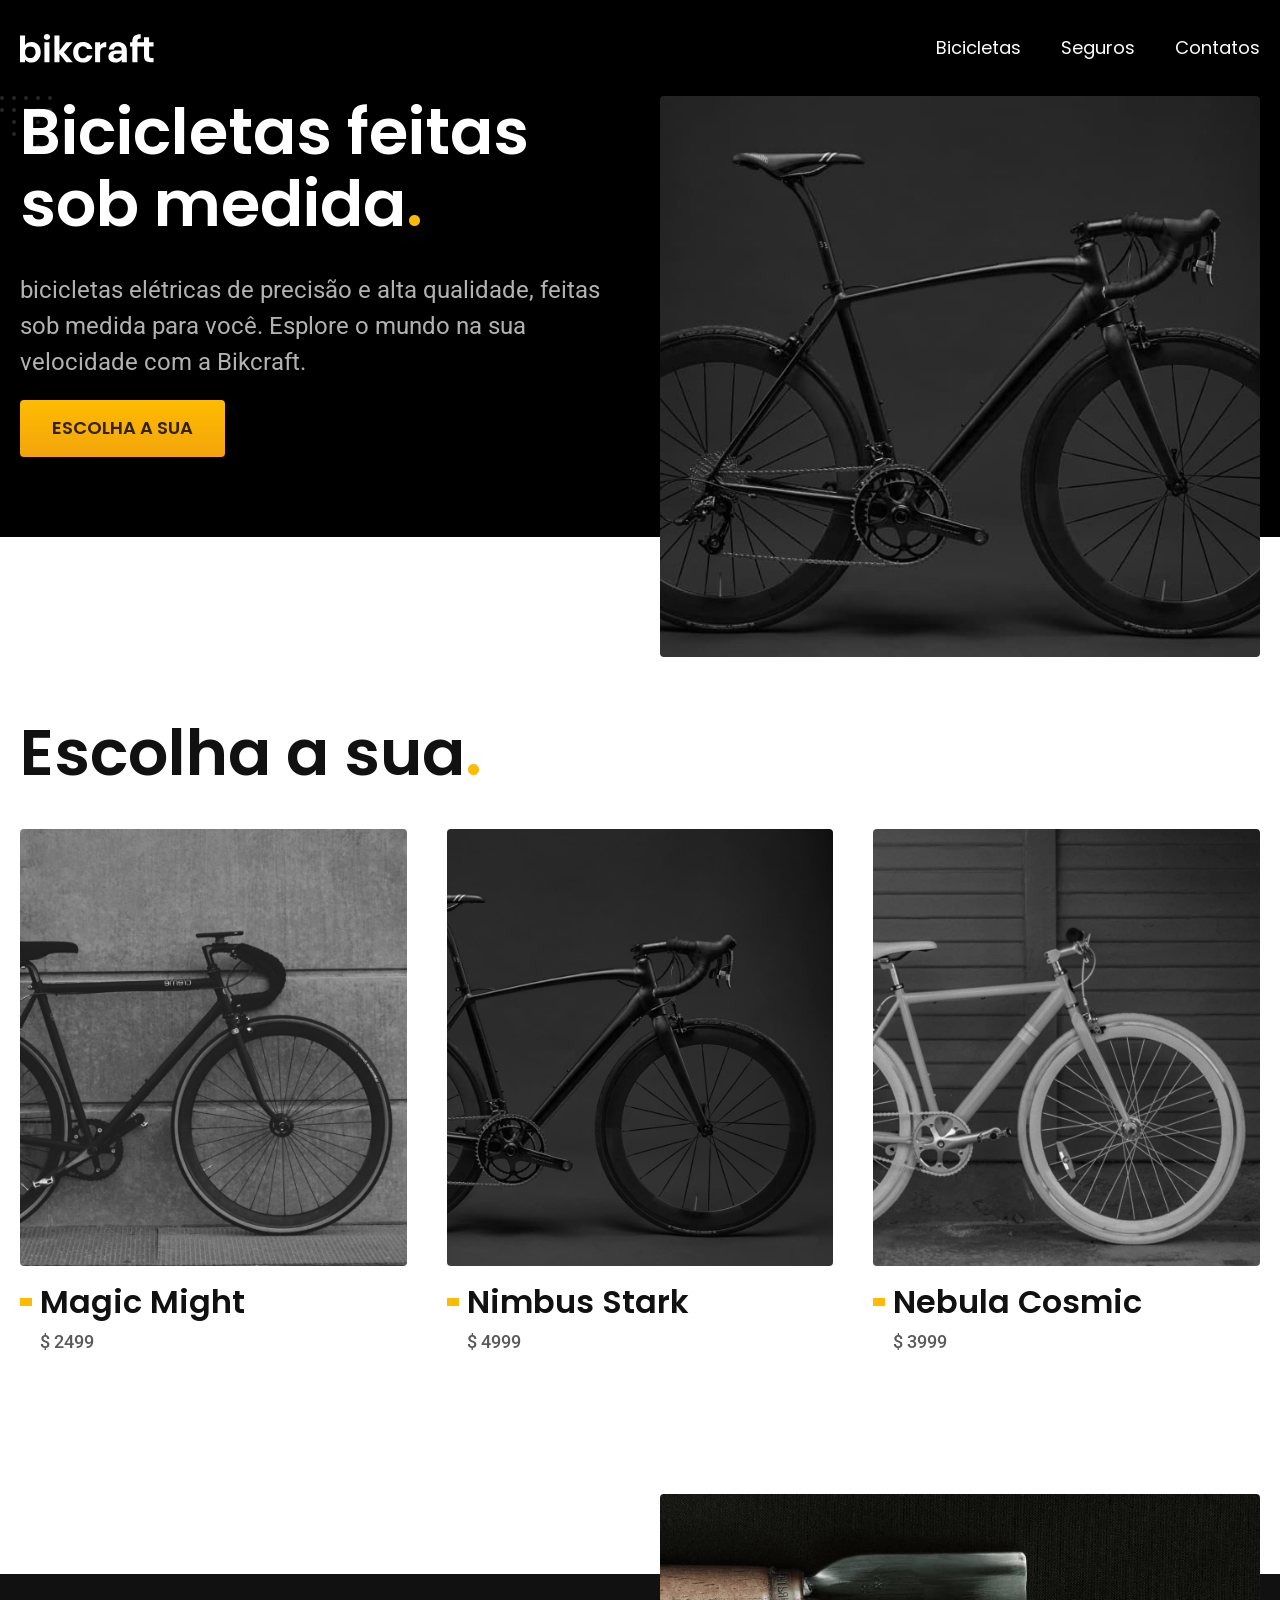
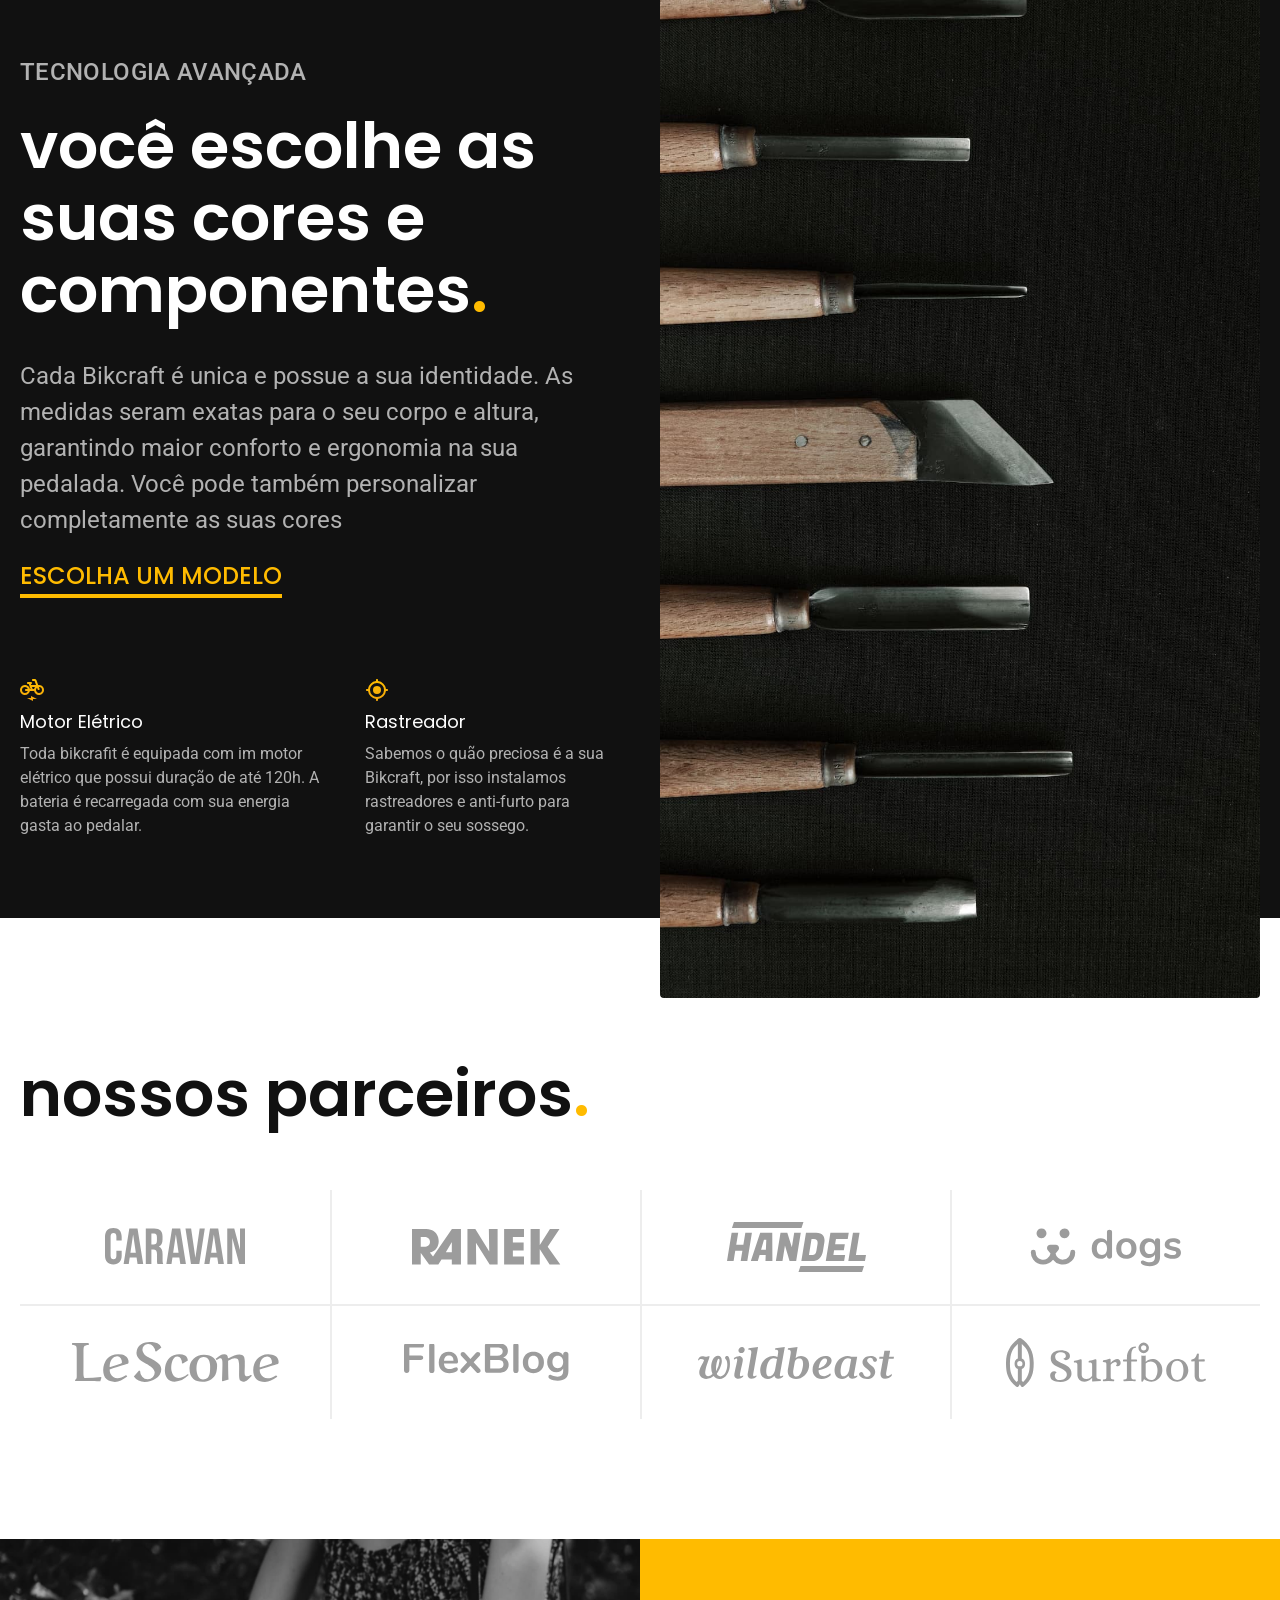
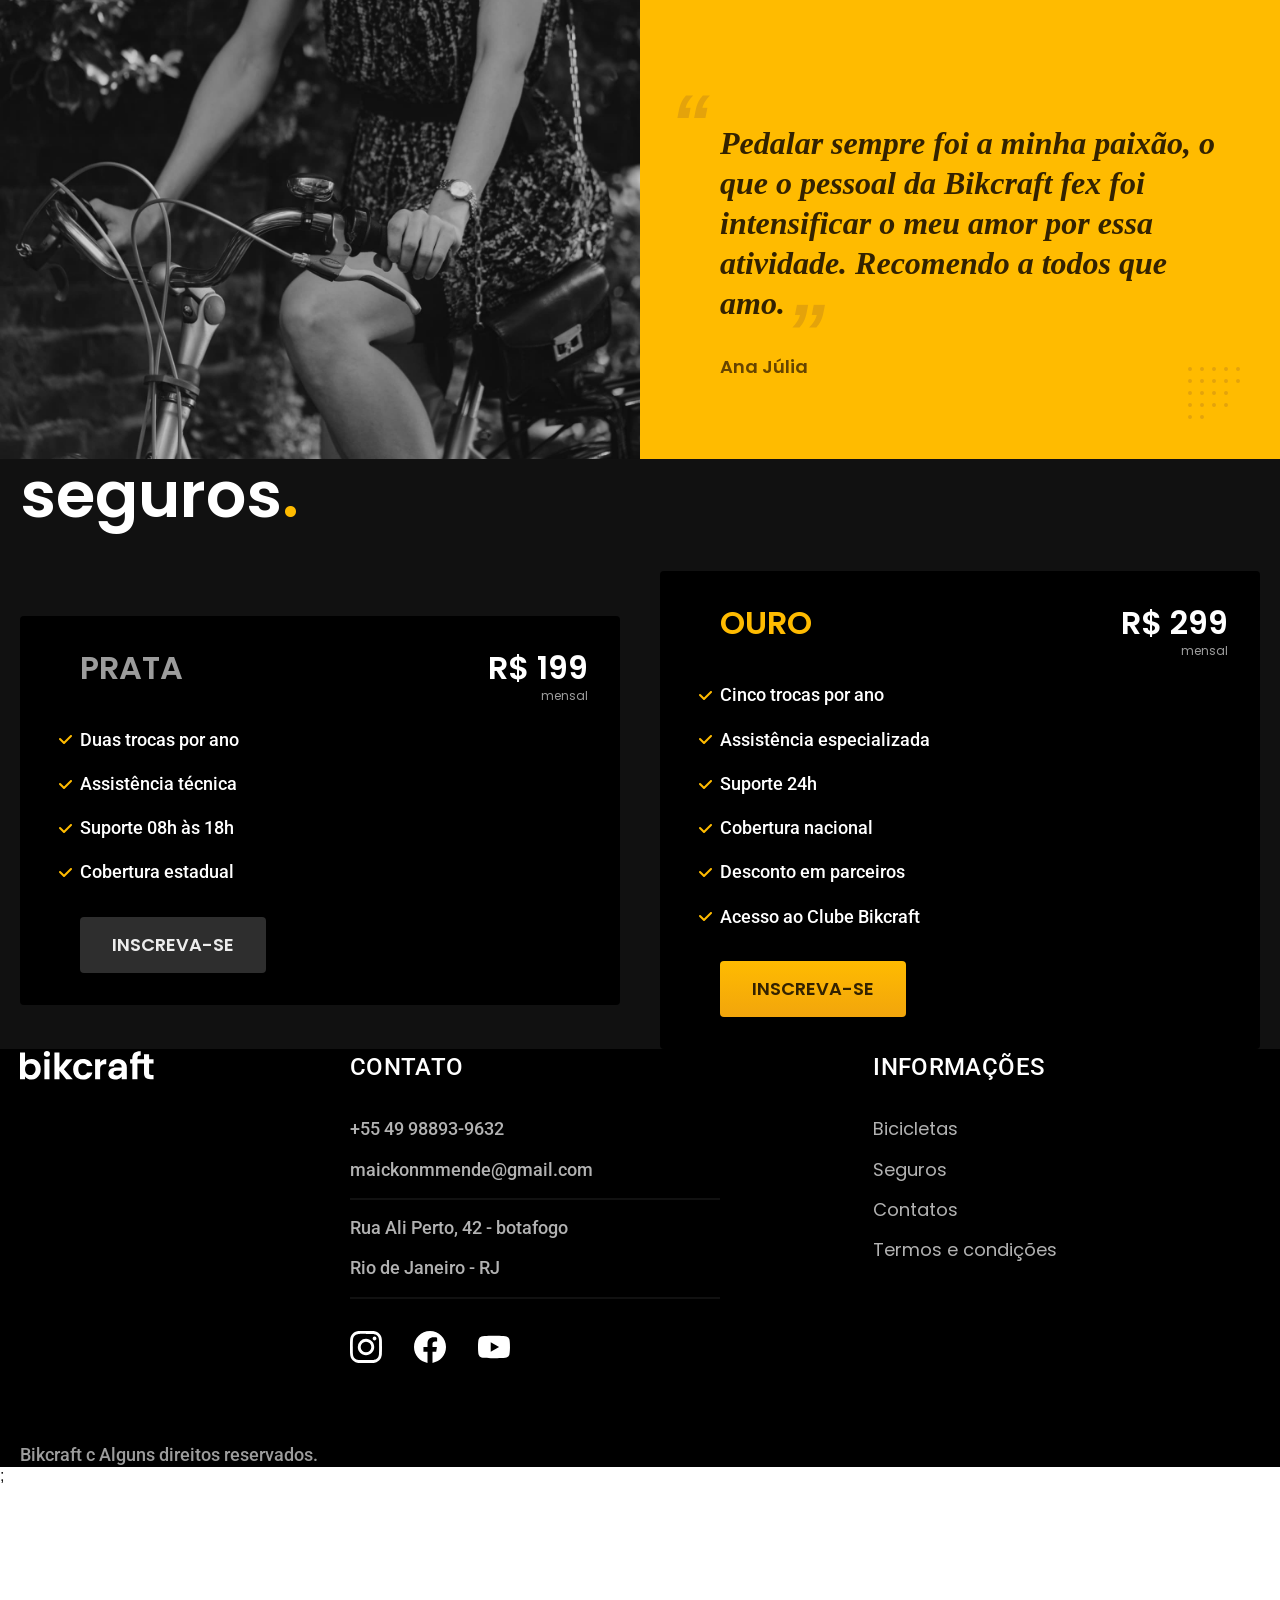
<file: index.html>
<!DOCTYPE html>
<html lang="pt-BR">

<head>
  <meta charset="UTF-8">
  <meta name="viewport" content="width=device-width, initial-scale=1.0">
  <title>Bikcraft - Bicicletas Elétricas</title>
  <meta name="description" content="Bicicletas elétricas de alta precisão e qualidade, feitas sob medida paara o cliente. Explore o mundo na sua velocidade com a Bikcraft">
  <link rel="preload" href="./css/style.min.css" as="style">
  <link rel="stylesheet" href="./css/style.min.css">

  <link rel="shortcut icon" href="favicon.svg" type="image/x-icon">

  <link rel="preconnect" href="https://fonts.googleapis.com">
  <link rel="preconnect" href="https://fonts.gstatic.com" crossorigin>
  <link href="https://fonts.googleapis.com/css2?family=Poppins:ital,wght@0,100;0,200;0,300;0,400;0,500;0,600;0,700;0,800;0,900;1,100;1,200;1,300;1,400;1,500;1,600;1,700;1,800;1,900&family=Roboto:ital,wght@0,100..900;1,100..900&display=swap" rel="stylesheet">
  <link rel="shortcut icon" href="favicon.svg" type="image/x-icon">
  <link rel="preconnect" href="https://fonts.googleapis.com">
  <link rel="preconnect" href="https://fonts.gstatic.com" crossorigin>
  <link href="https://fonts.googleapis.com/css2?family=Merriweather:ital,opsz,wght@0,18..144,300..900;1,18..144,300..900&display=swap" rel="stylesheet">

  <script>document.documentElement.classList.add('js')</script>
</head>

<body>
  <header class="header-bg">
    <div class="header container">
      <a href="./">
        <img src="./img/bikcraft.svg" width="136" height="32" alt="Bikcraft">
      </a>
      <nav aria-label="primaria">
        <ul class="header-menu font-1-m cor-0">
          <li><a href="./bicicletas.html">Bicicletas</a></li>
          <li><a href="./seguros.html">Seguros</a></li>
          <li><a href="./contato.html">Contatos</a></li>
        </ul>
      </nav>
    </div>
  </header>

  <main class="introducao-bg">
    <div class="introducao container">
      <div class="introducao-conteudo">
        <h1 data-anime="200" class="font-1-xxl cor-0 fadeInDown">Bicicletas feitas sob medida<span class="cor-p1">.</span></h1>
        <p class="font-2-l cor-5 fadeInDown" data-anime="400">bicicletas elétricas de precisão e alta qualidade, feitas sob medida para você. Esplore o mundo na sua velocidade com a Bikcraft.</p>
        <a class="botao fadeInDown" href="./bicicletas.html" data-anime="600">Escolha a sua</a>
      </div>

      <picture data-anime="800" class="fadeInDown">
        <source media="(max-width: 800px)" srcset="./img/bicicletas/nimbus.jpg">
        <img src="./img/fotos/introducao.jpg" width="1280" height="1600" alt="bicicleta eletrica preta">
      </picture>
    </div>
  </main>
  <!-- fim do main -->
  <article class="bicicletas-lista">
    <h2 class="font-1-xxl container">Escolha a sua<span class="cor-p1">.</span></h2>
    <ul>
      <li>
        <a href="./bicicletas/magic.html">
          <img src="./img/bicicletas/magic-home.jpg" alt="bicicleta preta">
          <h3 class="font-1-xl">Magic Might</h3>
          <span class="font-2-m cor-8">$ 2499</span>
        </a>
      </li>

      <li>
        <a href="./bicicletas/nimbus.html">
          <img src="./img/bicicletas/nimbus-home.jpg" alt="bicicleta preta">
          <h3 class="font-1-xl">Nimbus Stark</h3>
          <span class="font-2-m cor-8">$ 4999</span>
        </a>
      </li>
      <li>
        <a href="./bicicletas/nebula.html">
          <img src="./img/bicicletas/nebula-home.jpg" alt="bicicleta preta">
          <h3 class="font-1-xl">Nebula Cosmic</h3>
          <span class="font-2-m cor-8">$ 3999</span>
        </a>
      </li>
    </ul>
  </article>

  <article class="tecnologia-bg">
    <div class="tecnologia container">
      <div class="tecnologia-conteudo">
        <span class="font-2-l-b cor-5">Tecnologia Avançada</span>
        <h2 class="font-1-xxl cor-0">você escolhe as suas cores e componentes<span class="cor-p1">.</span></h2>
        <p class="font-2-l cor-5">Cada Bikcraft é unica e possue a sua identidade. As medidas seram exatas para o seu corpo e altura, garantindo maior conforto e ergonomia na sua pedalada. Você pode também personalizar completamente as suas cores</p>
        <a class="link" href="./bicicletas.html">Escolha um modelo</a>
        <div class="tecnologia-vantagens">
          <div>
            <img src="./img/icones/eletrica.svg" width="24" height="24" alt="">
            <h3 class="font-1-m cor-0">Motor Elétrico</h3>
            <p class="font-2-s cor-5">Toda bikcrafit é equipada com im motor elétrico que possui duração de até 120h. A bateria é recarregada com sua energia gasta ao pedalar.</p>
          </div>
          <div>
            <img src="./img/icones/rastreador.svg" width="24" height="24" alt="">
            <h3 class="font-1-m cor-0">Rastreador</h3>
            <p class="font-2-s cor-5">Sabemos o quão preciosa é a sua Bikcraft, por isso instalamos rastreadores e anti-furto para garantir o seu sossego.</p>
          </div>
        </div>
      </div>

      <div class="tecnologia-imagem">
        <img src="img/fotos/tecnologia.jpg" width="1200" height="1920" alt="">
      </div>
    </div>
  </article>

  <section class="parceiros" aria-label="Parceiros">
    <h2 class="font-1-xxl container">nossos parceiros<span class="cor-p1">.</span></h2>

    <ul>
      <li><img src="./img/parceiros/caravan.svg" alt="caravan"></li>
      <li><img src="./img/parceiros/ranek.svg" alt="ranek"></li>
      <li><img src="./img/parceiros/handel.svg" alt="handel"></li>
      <li><img src="./img/parceiros/dogs.svg" alt="dogs"></li>
      <li><img src="./img/parceiros/lescone.svg" alt="lescone"></li>
      <li><img src="./img/parceiros/flexblog.svg" alt="flexblog"></li>
      <li><img src="./img/parceiros/wildbeast.svg" alt="wildbeast"></li>
      <li><img src="./img/parceiros/surfbot.svg" alt="surfbot"></li>
    </ul>
  </section>

  <section class="depoimento" aria-label="Depoimentos">
    <div>
      <img src="img/fotos/depoimento.jpg" alt="pessoa pedalando uma bicicleta Bikcraft">
    </div>
    <div class="depoimento-conteudo">
      <blockquote class="font-1-xl cor-p5"><!--semantica para quando é o texto de uma pessoa-->
        <p>Pedalar sempre foi a minha paixão, o que o pessoal da Bikcraft fex foi intensificar o meu amor por essa atividade. Recomendo a todos que amo.</p>
      </blockquote>
      <span class="font-1-m-b cor-p4">Ana Júlia</span>
    </div>
  </section>

  <article class="seguros-bg">
    <div class="seguros container">
      <h2 class="font-1-xxl cor-0">seguros<span class="cor-p1">.</span></h2>
      <div class="seguros-item">
        <h3 class="font-1-xl cor-6">PRATA</h3>
        <span class="font-1-xl cor-0">R$ 199 <span class="font-1-xs cor-6">mensal</span></span>
        <ul class="font-2-m cor-0">
          <li>Duas trocas por ano</li>
          <li>Assistência técnica</li>
          <li>Suporte 08h às 18h</li>
          <li>Cobertura estadual</li>
        </ul>
        <a class="botao secundario" href="./orcamento.html">Inscreva-se</a>
      </div>

      <div class="seguros-item">
        <h3 class="font-1-xl cor-p1">OURO</h3>
        <span class="font-1-xl cor-0">R$ 299 <span class="font-1-xs cor-6">mensal</span></span>
        <ul class="font-2-m cor-0">
          <li>Cinco trocas por ano</li>
          <li>Assistência especializada</li>
          <li>Suporte 24h</li>
          <li>Cobertura nacional</li>
          <li>Desconto em parceiros</li>
          <li>Acesso ao Clube Bikcraft</li>
        </ul>
        <a class="botao" href="./orcamento.html">Inscreva-se</a>
      </div>
    </div>
  </article>

  <footer class="footer-bg">
    <div class="footer container">
      <img src="./img/bikcraft.svg" alt="Bikcraft">
      <div class="footer-contato">
        <h3 class="font-2-l-b cor-0">Contato</h3>
        <ul class="cor-5 font-2-m">
          <li><a href="tel+5549988939632">+55 49 98893-9632</a></li>
          <li><a href="mailto:maickonmmende@gmail.com">maickonmmende@gmail.com</a></li>
          <li>Rua Ali Perto, 42 - botafogo</li>
          <li>Rio de Janeiro - RJ</li>
        </ul>
        <div class="footer-redes">
          <a href="./">
            <img src="./img/redes/instagram.svg" alt="instagram">
          </a>
          <a href="./">
            <img src="./img/redes/facebook.svg" alt="facebook">
          </a>
          <a href="./">
            <img src="./img/redes/youtube.svg" alt="youtube">
          </a>
        </div>
      </div>
      <div class="footer-informacoes">
        <h3 class="font-2-l-b cor-0">Informações</h3>
        <nav>
          <ul class="font-1-m cor-5">
            <li><a href="./bicicletas.html">Bicicletas</a></li>
            <li><a href="./seguros.html">Seguros</a></li>
            <li><a href="./contato.html">Contatos</a></li>
            <li><a href="./termos.html">Termos e condições</a></li>
          </ul>
        </nav>
      </div>
      <p class="footer-copy font-2-m cor-6">Bikcraft c Alguns direitos reservados.</p>
    </div>
  </footer>
  <script src="./js/plugins/simple-anime.js"></script>;
  <script src="./js/script.js"></script>

</body>

</html>
</file>
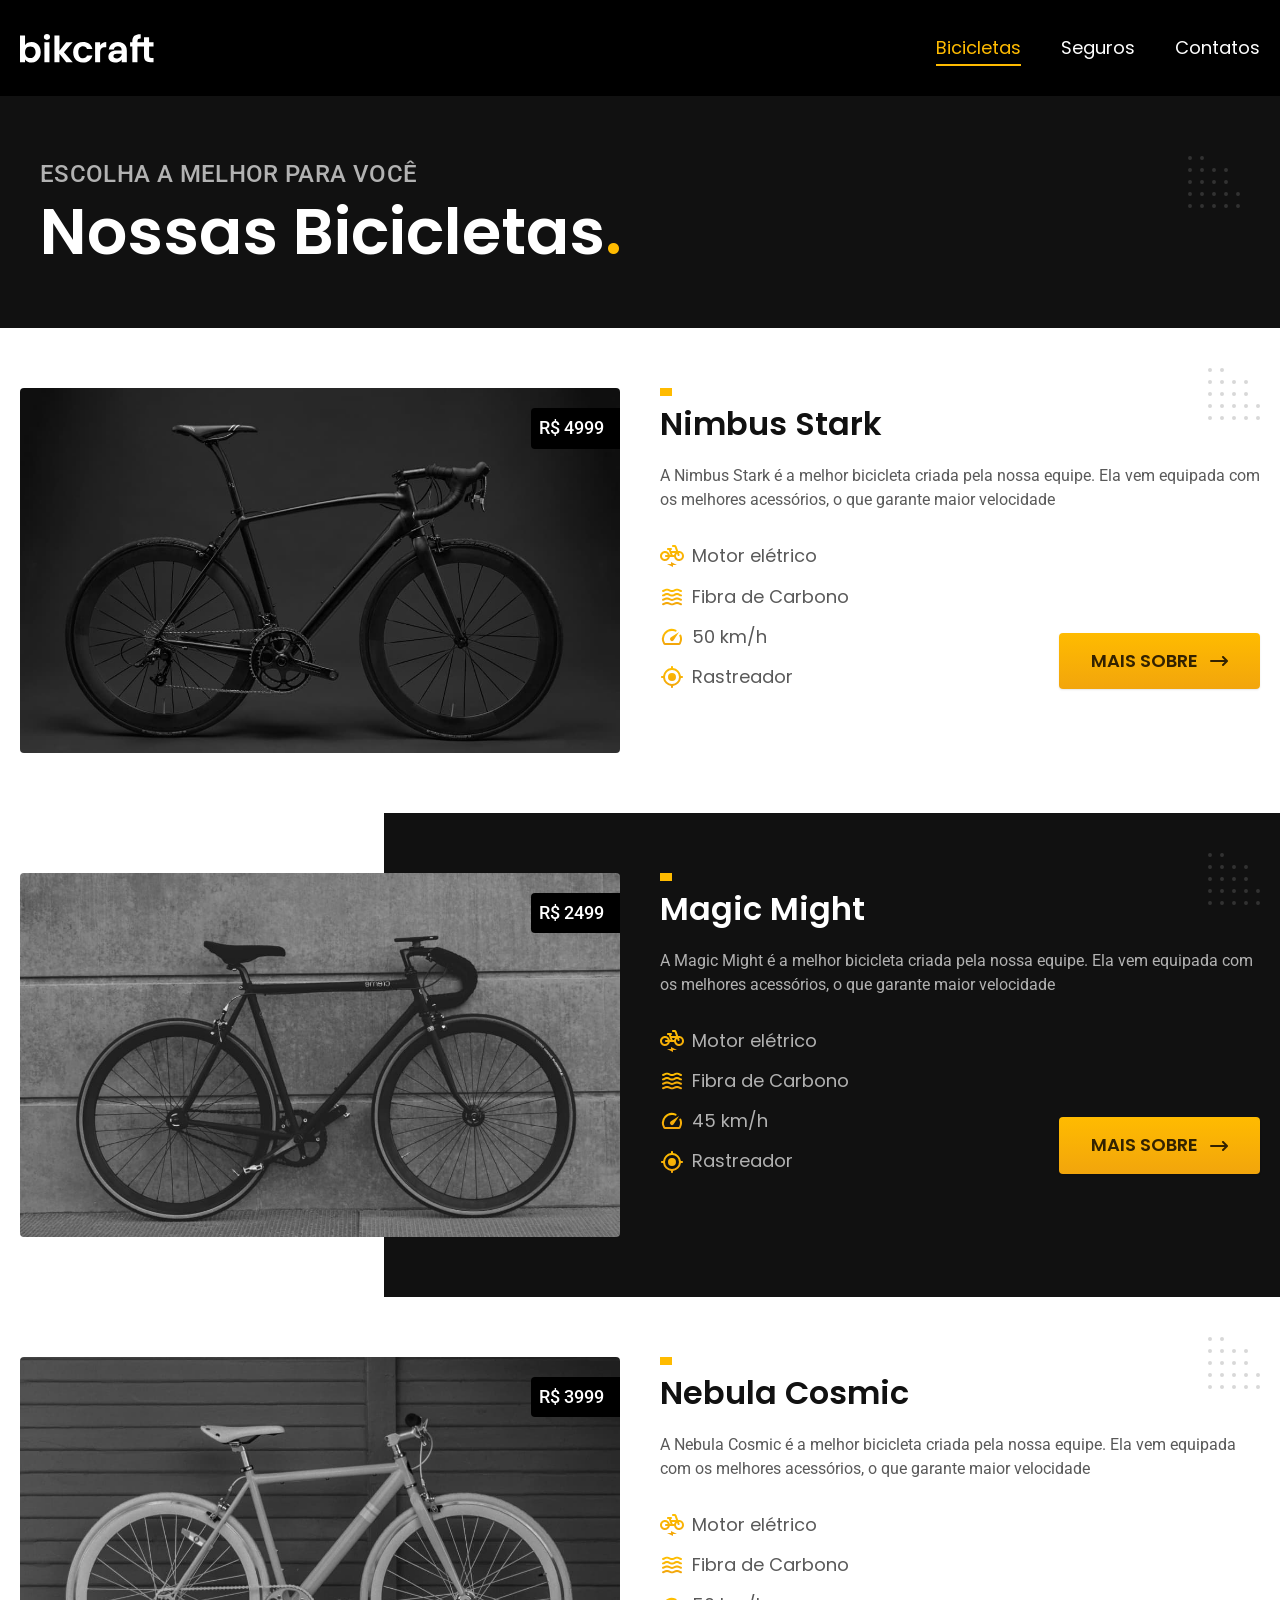
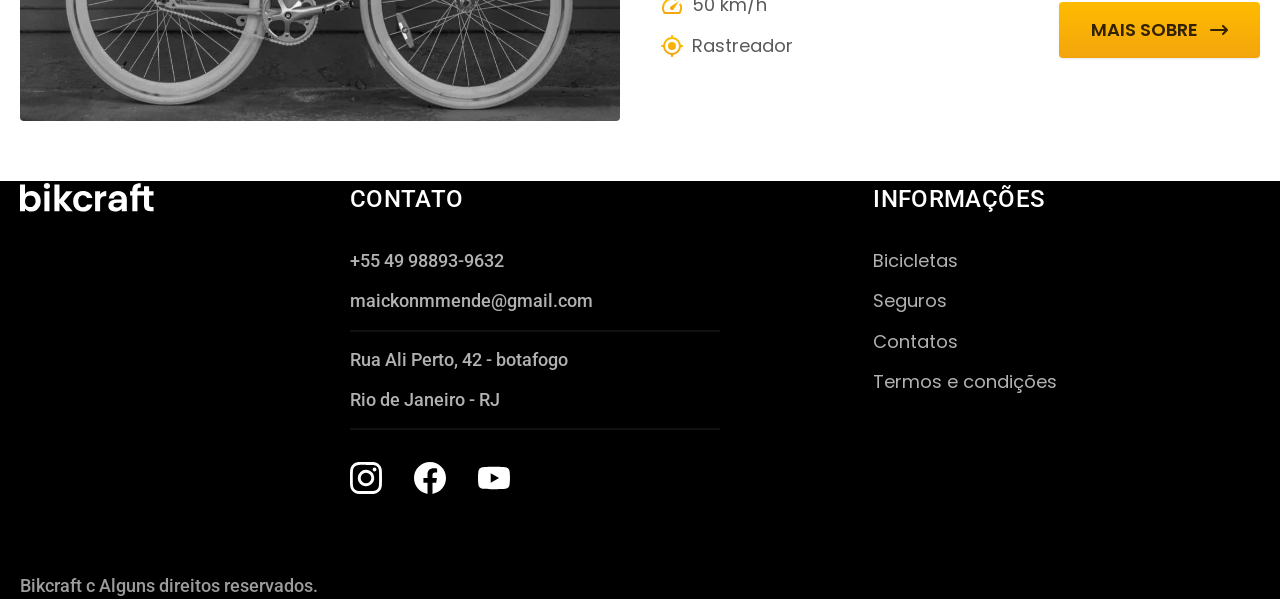
<file: bicicletas.html>
<!DOCTYPE html>
<html lang="pt-BR">

<head>
  <meta charset="UTF-8">
  <meta name="viewport" content="width=device-width, initial-scale=1.0">
  <title>bicicletas-lista | Bikcraft</title>
  <meta name="description" content="Termos e condições.">
  <link rel="preload" href="./css/style.min.css" as="style">
  <link rel="stylesheet" href="./css/style.min.css">

  <link rel="shortcut icon" href="favicon.svg" type="image/x-icon">
  <link rel="preconnect" href="https://fonts.googleapis.com">
  <link rel="preconnect" href="https://fonts.gstatic.com" crossorigin>
  <link href="https://fonts.googleapis.com/css2?family=Poppins:ital,wght@0,100;0,200;0,300;0,400;0,500;0,600;0,700;0,800;0,900;1,100;1,200;1,300;1,400;1,500;1,600;1,700;1,800;1,900&family=Roboto:ital,wght@0,100..900;1,100..900&display=swap" rel="stylesheet">
  <link rel="shortcut icon" href="favicon.svg" type="image/x-icon">
  <link rel="preconnect" href="https://fonts.googleapis.com">
  <link rel="preconnect" href="https://fonts.gstatic.com" crossorigin>
  <link href="https://fonts.googleapis.com/css2?family=Merriweather:ital,opsz,wght@0,18..144,300..900;1,18..144,300..900&display=swap" rel="stylesheet">

  <script>document.documentElement.classList.add('js')</script>
</head>

<body id="bicicletas">
  <header class="header-bg">
    <div class="header container">
      <a href="./">
        <img src="./img/bikcraft.svg" alt="Bikcraft">
      </a>
      <nav aria-label="primaria">
        <ul class="header-menu font-1-m cor-0">
          <li><a href="./bicicletas.html">Bicicletas</a></li>
          <li><a href="./seguros.html">Seguros</a></li>
          <li><a href="./contato.html">Contatos</a></li>
        </ul>
      </nav>
    </div>
  </header>
  <main>
    <div class="titulo-bg">
      <div class="titulo container">
        <p class="font-2-l-b cor-5">escolha a melhor para você</p>
        <h1 class="font-1-xxl cor-0">Nossas Bicicletas<span class="cor-p1">.</span></h1>
      </div>
    </div>
    <div class="bicicletas container">
      <div class="bicicletas-imagem">
        <img src="./img/bicicletas/nimbus.jpg" alt="bicicleta preta">
        <span class="font-2-m cor-0">R$ 4999</span>
      </div>
      <div class="bicicletas-conteudo">
        <h2 class="font-1-xl">Nimbus Stark</h2>
        <p class="font-2-s cor-8">A Nimbus Stark é a melhor bicicleta criada pela nossa equipe. Ela vem equipada com os melhores acessórios, o que garante maior velocidade</p>
        <ul class="font-1-m cor-8">
          <li>
            <img src="./img/icones/eletrica.svg" alt="">
            Motor elétrico
          </li>
          <li>
            <img src="./img/icones/carbono.svg" alt="">
            Fibra de Carbono
          </li>
          <li>
            <img src="./img/icones/velocidade.svg" alt="">
            50 km/h
          </li>
          <li>
            <img src="./img/icones/rastreador.svg" alt="">
            Rastreador
          </li>
        </ul>
        <a class="botao seta" href="./bicicletas/nimbus.html">Mais sobre</a>
      </div>
    </div>
    <div class="bicicletas-bg">
      <div class="bicicletas container">
        <div class="bicicletas-imagem">
          <img src="./img/bicicletas/magic.jpg" alt="bicicleta preta">
          <span class="font-2-m cor-0">R$ 2499</span>
        </div>
        <div class="bicicletas-conteudo">
          <h2 class="font-1-xl cor-0">Magic Might</h2>
          <p class="font-2-s cor-5">A Magic Might é a melhor bicicleta criada pela nossa equipe. Ela vem equipada com os melhores acessórios, o que garante maior velocidade</p>
          <ul class="font-1-m cor-5">
            <li>
              <img src="./img/icones/eletrica.svg" alt="">
              Motor elétrico
            </li>
            <li>
              <img src="./img/icones/carbono.svg" alt="">
              Fibra de Carbono
            </li>
            <li>
              <img src="./img/icones/velocidade.svg" alt="">
              45 km/h
            </li>
            <li>
              <img src="./img/icones/rastreador.svg" alt="">
              Rastreador
            </li>
          </ul>
          <a class="botao seta" href="./bicicletas/magic.html">Mais sobre</a>
        </div>
      </div>
    </div>
    <div class="bicicletas container">
      <div class="bicicletas-imagem">
        <img src="./img/bicicletas/nebula.jpg" alt="bicicleta preta">
        <span class="font-2-m cor-0">R$ 3999</span>
      </div>
      <div class="bicicletas-conteudo">
        <h2 class="font-1-xl">Nebula Cosmic</h2>
        <p class="font-2-s cor-8">A Nebula Cosmic é a melhor bicicleta criada pela nossa equipe. Ela vem equipada com os melhores acessórios, o que garante maior velocidade</p>
        <ul class="font-1-m cor-8">
          <li>
            <img src="./img/icones/eletrica.svg" alt="">
            Motor elétrico
          </li>
          <li>
            <img src="./img/icones/carbono.svg" alt="">
            Fibra de Carbono
          </li>
          <li>
            <img src="./img/icones/velocidade.svg" alt="">
            50 km/h
          </li>
          <li>
            <img src="./img/icones/rastreador.svg" alt="">
            Rastreador
          </li>
        </ul>
        <a class="botao seta" href="./bicicletas/nebula.html">Mais sobre</a>
      </div>
    </div>

  </main>
  <footer class="footer-bg">
    <div class="footer container">
      <img src="./img/bikcraft.svg" alt="Bikcraft">
      <div class="footer-contato">
        <h3 class="font-2-l-b cor-0">Contato</h3>
        <ul class="cor-5 font-2-m">
          <li><a href="tel+5549988939632">+55 49 98893-9632</a></li>
          <li><a href="mailto:maickonmmende@gmail.com">maickonmmende@gmail.com</a></li>
          <li>Rua Ali Perto, 42 - botafogo</li>
          <li>Rio de Janeiro - RJ</li>
        </ul>
        <div class="footer-redes">
          <a href="./">
            <img src="./img/redes/instagram.svg" alt="instagram">
          </a>
          <a href="./">
            <img src="./img/redes/facebook.svg" alt="facebook">
          </a>
          <a href="./">
            <img src="./img/redes/youtube.svg" alt="youtube">
          </a>
        </div>
      </div>
      <div class="footer-informacoes">
        <h3 class="font-2-l-b cor-0">Informações</h3>
        <nav>
          <ul class="font-1-m cor-5">
            <li><a href="./bicicletas.html">Bicicletas</a></li>
            <li><a href="./seguros.html">Seguros</a></li>
            <li><a href="./contato.html">Contatos</a></li>
            <li><a href="./termos.html">Termos e condições</a></li>
          </ul>
        </nav>
      </div>
      <p class="footer-copy font-2-m cor-6">Bikcraft c Alguns direitos reservados.</p>
    </div>
  </footer>
  <script src="./js/script.js"></script>
</body>

</html>
</file>
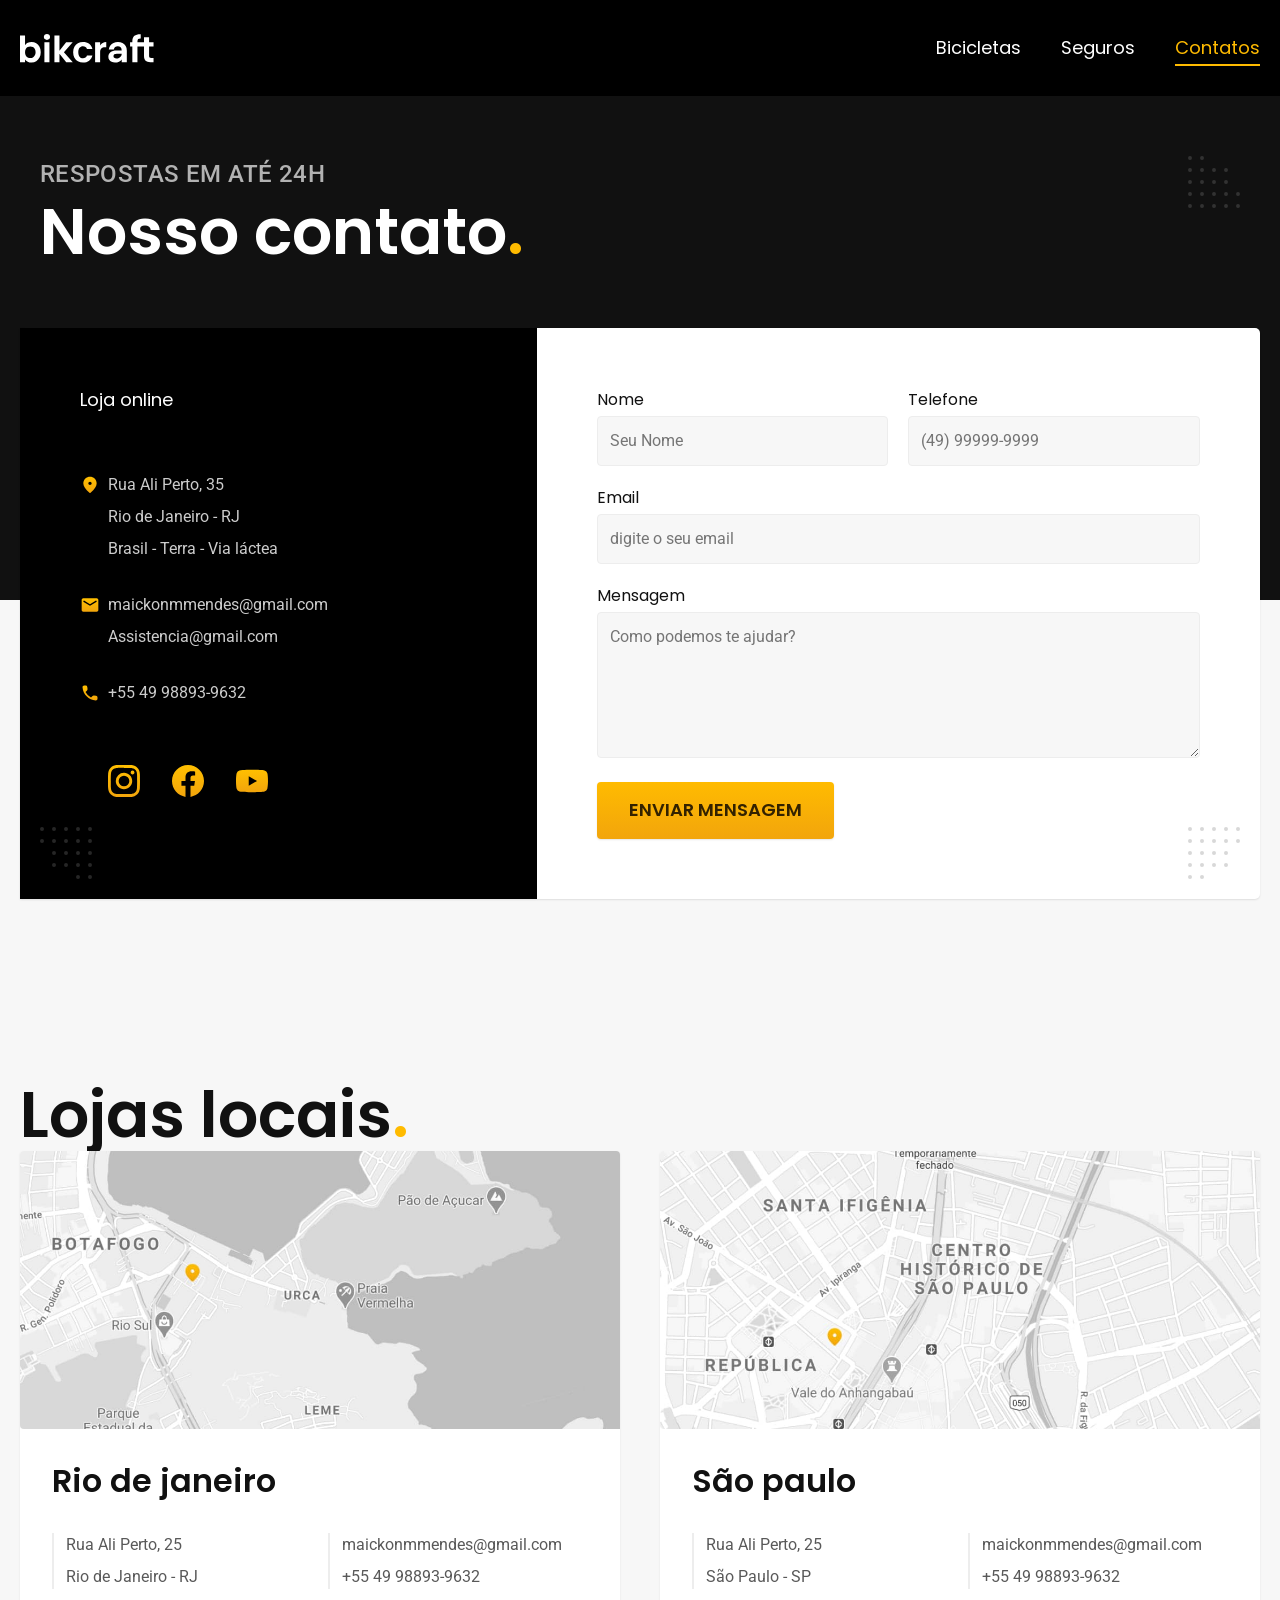
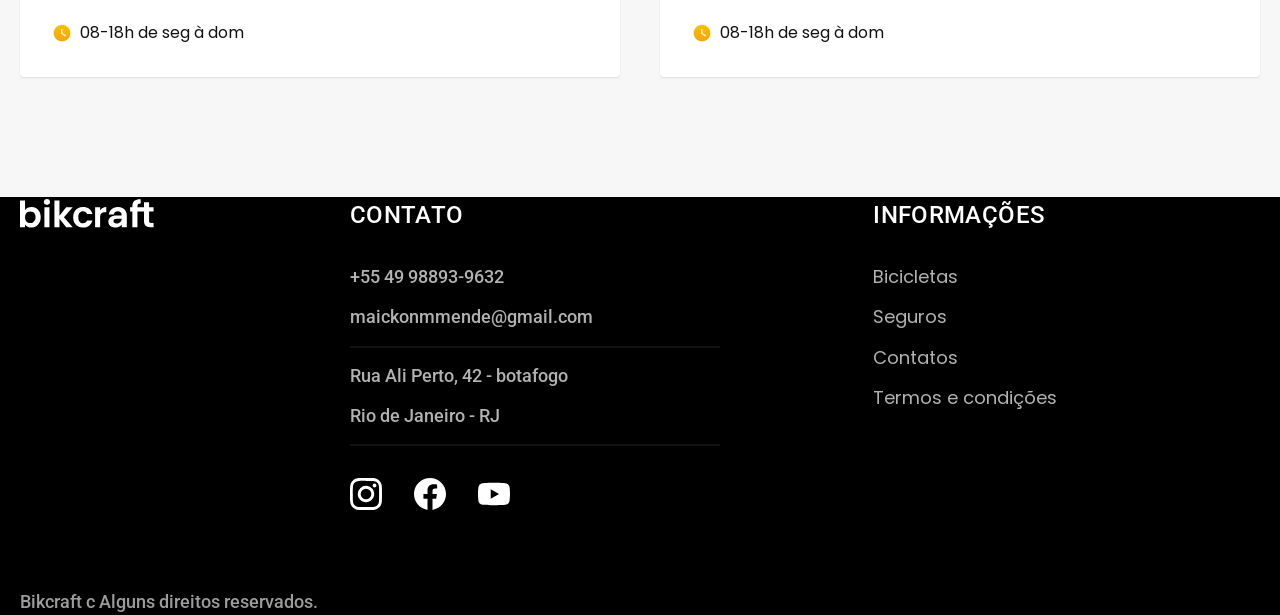
<file: contato.html>
<!DOCTYPE html>
<html lang="pt-BR">

<head>
  <meta charset="UTF-8">
  <meta name="viewport" content="width=device-width, initial-scale=1.0">
  <title>Contato | Bikcraft</title>
  <meta name="description" content="Termos e condições.">
  <link rel="preload" href="./css/style.min.css" as="style">
  <link rel="stylesheet" href="./css/style.min.css">

  <link rel="shortcut icon" href="favicon.svg" type="image/x-icon">
  <link rel="preconnect" href="https://fonts.googleapis.com">
  <link rel="preconnect" href="https://fonts.gstatic.com" crossorigin>
  <link href="https://fonts.googleapis.com/css2?family=Poppins:ital,wght@0,100;0,200;0,300;0,400;0,500;0,600;0,700;0,800;0,900;1,100;1,200;1,300;1,400;1,500;1,600;1,700;1,800;1,900&family=Roboto:ital,wght@0,100..900;1,100..900&display=swap" rel="stylesheet">
  <link rel="shortcut icon" href="favicon.svg" type="image/x-icon">
  <link rel="preconnect" href="https://fonts.googleapis.com">
  <link rel="preconnect" href="https://fonts.gstatic.com" crossorigin>
  <link href="https://fonts.googleapis.com/css2?family=Merriweather:ital,opsz,wght@0,18..144,300..900;1,18..144,300..900&display=swap" rel="stylesheet">

  <script>document.documentElement.classList.add('js')</script>
</head>

<body id="contato">
  <header class="header-bg">
    <div class="header container">
      <a href="./">
        <img src="./img/bikcraft.svg" alt="Bikcraft">
      </a>
      <nav aria-label="primaria">
        <ul class="header-menu font-1-m cor-0">
          <li><a href="./bicicletas.html">Bicicletas</a></li>
          <li><a href="./seguros.html">Seguros</a></li>
          <li><a href="./contato.html">Contatos</a></li>
        </ul>
      </nav>
    </div>
  </header>

  <main>
    <div class="titulo-bg">
      <div class="titulo container">
        <p class="font-2-l-b cor-5">Respostas em até 24h</p>
        <h1 class="font-1-xxl cor-0">Nosso contato<span class="cor-p1">.</span></h1>
      </div>
    </div>
    <div class="contato container">
      <section aria-label="Endereço" class="contato-dados">
        <h2 class="font-1-m cor-0">Loja online</h2>
        <div class="contato-endereco font-2-s cor-4">
          <p>Rua Ali Perto, 35</p>
          <p>Rio de Janeiro - RJ</p>
          <p>Brasil - Terra - Via láctea</p>
        </div>
        <address class="contato-meios font-2-s cor-4"> <!--teg semantica para endereços de contato -->
          <a href="mailto:maickonmmendes@gmail.com">maickonmmendes@gmail.com</a>
          <a href="mailto:maickonmmendes@gmail.com">Assistencia@gmail.com</a>
          <a href="tel:+5549988939632">+55 49 98893-9632</a>
        </address>
        <div class="contato-redes">
          <a href="./">
            <img src="./img/redes/instagram-p.svg" alt="instagram">
          </a>
          <a href="./">
            <img src="./img/redes/facebook-p.svg" alt="facebook">
          </a>
          <a href="./">
            <img src="./img/redes/youtube-p.svg" alt="youtube">
          </a>
        </div>
      </section>

      <section class="contato-formulario" aria-label="Formulário">
        <form class="form" action="./contato.html">
          <div>
            <label for="nome">Nome</label>
            <input type="text" id="nome" name="nome" placeholder="Seu Nome">
          </div>

          <div>
            <label for="telefone">Telefone</label>
            <input type="text" id="telefone" name="telefone" placeholder="(49) 99999-9999">
          </div>

          <div class="col-2">
            <label for="email">Email</label>
            <input type="email" id="email" name="email" placeholder="digite o seu email">
          </div>

          <div class="col-2">
            <label for="mensagem">Mensagem</label>
            <textarea rows="5" id="mensagem" name="mensagem" placeholder="Como podemos te ajudar?"></textarea>
          </div>
          <button class="botao col-2">Enviar mensagem</button>
        </form>
      </section>
    </div>
  </main>

  <article class="lojas container">
    <h2 class="font-1-xxl">Lojas locais<span class="cor-p1">.</span></h2>

    <div class="lojas-item">
      <img src="./img/lojas/rj.jpg" alt="mapa marcando endereço da loja">
      <div class="lojas-conteudo">
        <h3 class="font-1-xl">Rio de janeiro</h3>
        <div class="lojas-dados font-2-s cor-8">
          <p>Rua Ali Perto, 25</p>
          <p>Rio de Janeiro - RJ</p>
        </div>
        <div class="lojas-dados font-2-s cor-8">
          <a href="mailto:maickonmmendes@gmail.com">maickonmmendes@gmail.com</a>
          <a href="tel:+5549988939632">+55 49 98893-9632</a>
        </div>
        <p class="lojas-tempo font-1-s"><img src="./img/icones/horario.svg" alt="">08-18h de seg à dom</p>
      </div>
    </div>

    <div class="lojas-item">
      <img src="./img/lojas/sp.jpg" alt="mapa marcando endereço da loja">
      <div class="lojas-conteudo">
        <h3 class="font-1-xl">São paulo</h3>
        <div class="lojas-dados font-2-s cor-8">
          <p>Rua Ali Perto, 25</p>
          <p>São Paulo - SP</p>
        </div>

        <div class="lojas-dados font-2-s cor-8">
          <a href="mailto:maickonmmendes@gmail.com">maickonmmendes@gmail.com</a>
          <a href="tel:+5549988939632">+55 49 98893-9632</a>
        </div>
        <p class="lojas-tempo font-1-s"><img src="./img/icones/horario.svg" alt="">08-18h de seg à dom</p>
      </div>
    </div>
  </article>

  <footer class="footer-bg">
    <div class="footer container">
      <img src="./img/bikcraft.svg" alt="Bikcraft">
      <div class="footer-contato">
        <h3 class="font-2-l-b cor-0">Contato</h3>
        <ul class="cor-5 font-2-m">
          <li><a href="tel+5549988939632">+55 49 98893-9632</a></li>
          <li><a href="mailto:maickonmmende@gmail.com">maickonmmende@gmail.com</a></li>
          <li>Rua Ali Perto, 42 - botafogo</li>
          <li>Rio de Janeiro - RJ</li>
        </ul>
        <div class="footer-redes">
          <a href="./">
            <img src="./img/redes/instagram.svg" alt="instagram">
          </a>
          <a href="./">
            <img src="./img/redes/facebook.svg" alt="facebook">
          </a>
          <a href="./">
            <img src="./img/redes/youtube.svg" alt="youtube">
          </a>
        </div>
      </div>
      <div class="footer-informacoes">
        <h3 class="font-2-l-b cor-0">Informações</h3>
        <nav>
          <ul class="font-1-m cor-5">
            <li><a href="./bicicletas.html">Bicicletas</a></li>
            <li><a href="./seguros.html">Seguros</a></li>
            <li><a href="./contato.html">Contatos</a></li>
            <li><a href="./termos.html">Termos e condições</a></li>
          </ul>
        </nav>
      </div>
      <p class="footer-copy font-2-m cor-6">Bikcraft c Alguns direitos reservados.</p>
    </div>
  </footer>
  <script src="./js/script.js"></script>
</body>

</html>
</file>
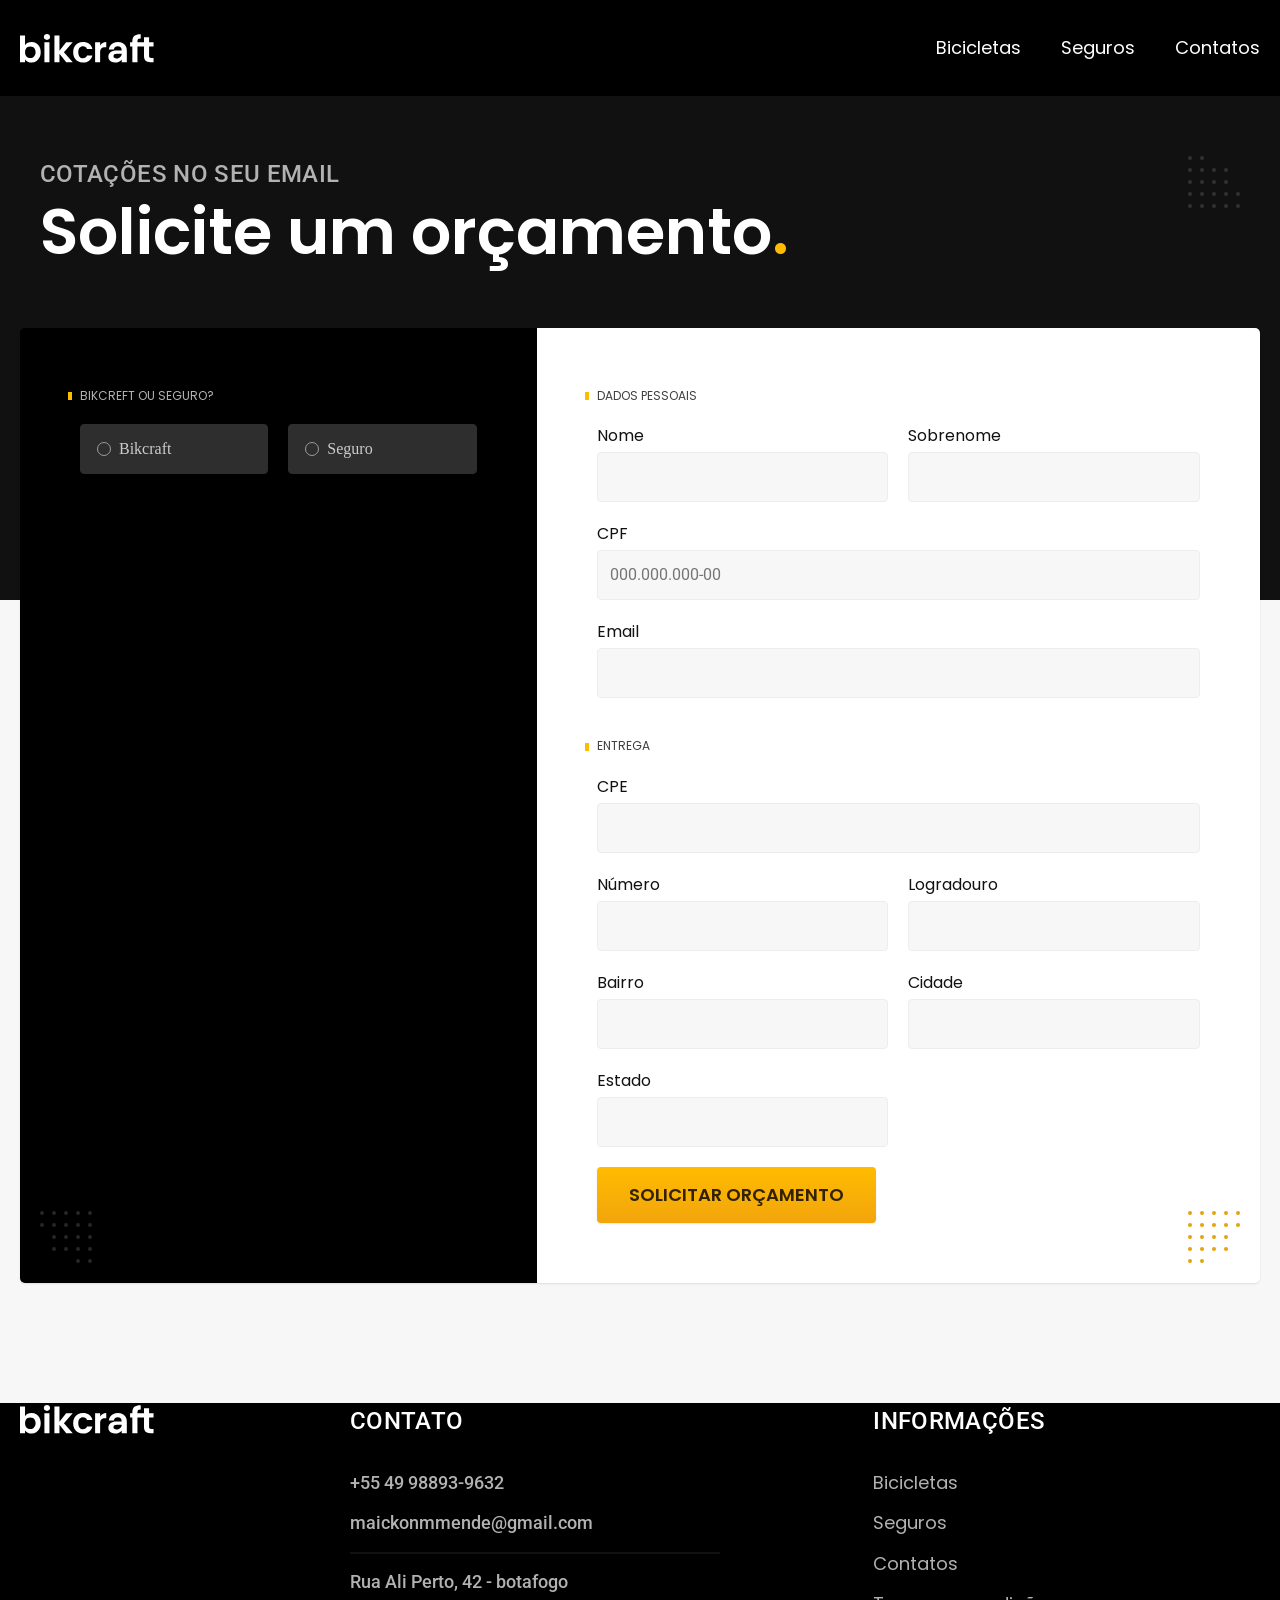
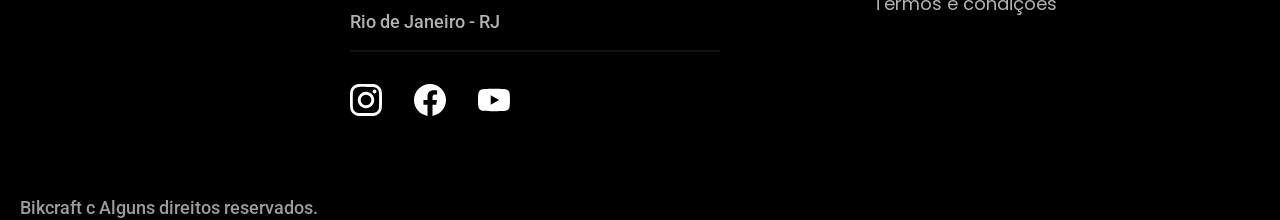
<file: orcamento.html>
<!DOCTYPE html>
<html lang="pt-BR">

<head>
  <meta charset="UTF-8">
  <meta name="viewport" content="width=device-width, initial-scale=1.0">
  <title>Orçamento | Bikcraft</title>
  <meta name="description" content="Termos e condições.">
  <link rel="preload" href="./css/style.min.css" as="style">
  <link rel="stylesheet" href="./css/style.min.css">

  <link rel="shortcut icon" href="favicon.svg" type="image/x-icon">
  <link rel="preconnect" href="https://fonts.googleapis.com">
  <link rel="preconnect" href="https://fonts.gstatic.com" crossorigin>
  <link href="https://fonts.googleapis.com/css2?family=Poppins:ital,wght@0,100;0,200;0,300;0,400;0,500;0,600;0,700;0,800;0,900;1,100;1,200;1,300;1,400;1,500;1,600;1,700;1,800;1,900&family=Roboto:ital,wght@0,100..900;1,100..900&display=swap" rel="stylesheet">
  <link rel="shortcut icon" href="favicon.svg" type="image/x-icon">
  <link rel="preconnect" href="https://fonts.googleapis.com">
  <link rel="preconnect" href="https://fonts.gstatic.com" crossorigin>
  <link href="https://fonts.googleapis.com/css2?family=Merriweather:ital,opsz,wght@0,18..144,300..900;1,18..144,300..900&display=swap" rel="stylesheet">

  <script>document.documentElement.classList.add('js')</script>
</head>

<body id="orcamento">
  <header class="header-bg">
    <div class="header container">
      <a href="./">
        <img src="./img/bikcraft.svg" alt="Bikcraft">
      </a>
      <nav aria-label="primaria">
        <ul class="header-menu font-1-m cor-0">
          <li><a href="./bicicletas.html">Bicicletas</a></li>
          <li><a href="./seguros.html">Seguros</a></li>
          <li><a href="./contato.html">Contatos</a></li>
        </ul>
      </nav>
    </div>
  </header>

  <main>
    <div class="titulo-bg">
      <div class="titulo container">
        <p class="font-2-l-b cor-5">Cotações no seu email</p>
        <h1 class="font-1-xxl cor-0">Solicite um orçamento<span class="cor-p1">.</span></h1>
      </div>
    </div>
    <form class="orcamento container" action="./">
      <div class="orcamento-produto">
        <h2 class="font-1-xs cor-5">Bikcreft ou Seguro?</h2>

        <input type="radio" name="tipo" id="bikcraft" value="bikcraft">
        <label for="bikcraft">Bikcraft</label>

        <input type="radio" name="tipo" id="seguro" value="seguro">
        <label for="seguro">Seguro</label>

        <div class="orcamento-conteudo" id="orcamento-bikcraft">
          <h2 class="font-1-xs cor-5">Escolha a sua</h2>

          <input type="radio" name="produto" id="nimbus" value="nimbus">
          <label for="nimbus">Nimbus Stark <span>R$ 4999</span></label>
          <div class="orcamento-detalhes">
            <ul class="font-1-xs cor-8">
              <li><img src="./img/icones/eletrica.svg" alt="">Motor Elétrico</li>
              <li><img src="./img/icones/carbono.svg" alt="">Fibra de Carbono</li>
              <li><img src="./img/icones/velocidade.svg" alt="">50 km/h</li>
              <li><img src="./img/icones/rastreador.svg" alt="">Rastreador</li>
            </ul>
            <img src="./img/bicicletas/nimbus.jpg" alt="bicicleta Preta">
          </div>

          <input type="radio" name="produto" id="magic" value="magic">
          <label for="magic">Magic Might <span>R$ 2499</span></label>
          <div class="orcamento-detalhes">
            <ul class="font-1-xs cor-8">
              <li><img src="./img/icones/eletrica.svg" alt="">Motor Elétrico</li>
              <li><img src="./img/icones/carbono.svg" alt="">Fibra de Carbono</li>
              <li><img src="./img/icones/velocidade.svg" alt="">45 km/h</li>
              <li><img src="./img/icones/rastreador.svg" alt="">Rastreador</li>
            </ul>
            <img src="./img/bicicletas/magic.jpg" alt="bicicleta Preta">
          </div>

          <input type="radio" name="produto" id="nebula" value="nebula">
          <label for="nebula">Nebula Cosmic <span>R$ 3999</span></label>
          <div class="orcamento-detalhes">
            <ul class="font-1-xs cor-8">
              <li><img src="./img/icones/eletrica.svg" alt="">Motor Elétrico</li>
              <li><img src="./img/icones/carbono.svg" alt="">Fibra de Carbono</li>
              <li><img src="./img/icones/velocidade.svg" alt="">40 km/h</li>
              <li><img src="./img/icones/rastreador.svg" alt="">Rastreador</li>
            </ul>
            <img src="./img/bicicletas/nebula.jpg" alt="bicicleta Branca">
          </div>

        </div>

        <div class="orcamento-conteudo" id="orcamento-seguro">
          <h2 class="font-1-xs cor-5">Escolha o plano</h2>

          <input type="radio" name="produto" id="prata" value="prata">
          <label for="prata">Prata <span>R$ 199</span></label>

          <input type="radio" name="produto" id="ouro" value="ouro">
          <label for="ouro">Ouro <span>R$ 299</span></label>

        </div>
      </div>

      <div class="orcamento-dados form">
        <h2 class="font-1-xs cor-9 col-2">dados pessoais</h2>
        <div>
          <label for="nome">Nome</label>
          <input type="text" id="nome" name="nome">
        </div>
        <div>
          <label for="sobrenome">Sobrenome</label>
          <input type="text" id="sobrenome" name="sobrenome">
        </div>
        <div class="col-2">
          <label for="cpf">CPF</label>
          <input type="text" id="cpf" name="cpf" placeholder="000.000.000-00">
        </div>
        <div class="col-2">
          <label for="email">Email</label>
          <input type="email" id="email" name="email">
        </div>

        <h2 class="font-1-xs cor-9 col-2">Entrega</h2>

        <div class="col-2">
          <label for="cep">CPE</label>
          <input type="text" id="cep" name="cep">
        </div>

        <div>
          <label for="numero">Número</label>
          <input type="text" id="numero" name="numero">
        </div>

        <div>
          <label for="logradouro">Logradouro</label>
          <input type="text" id="logradouro" name="logradouro">
        </div>

        <div>
          <label for="bairro">Bairro</label>
          <input type="text" id="bairro" name="bairro">
        </div>

        <div>
          <label for="cidade">Cidade</label>
          <input type="text" id="cidade" name="cidade">
        </div>

        <div>
          <label for="estado">Estado</label>
          <input type="text" id="estado" name="estado">
        </div>
        <button class="botao col-2">Solicitar Orçamento</button>
      </div>
    </form>
  </main>

  <footer class="footer-bg">
    <div class="footer container">
      <img src="./img/bikcraft.svg" alt="Bikcraft">
      <div class="footer-contato">
        <h3 class="font-2-l-b cor-0">Contato</h3>
        <ul class="cor-5 font-2-m">
          <li><a href="tel+5549988939632">+55 49 98893-9632</a></li>
          <li><a href="mailto:maickonmmende@gmail.com">maickonmmende@gmail.com</a></li>
          <li>Rua Ali Perto, 42 - botafogo</li>
          <li>Rio de Janeiro - RJ</li>
        </ul>
        <div class="footer-redes">
          <a href="./">
            <img src="./img/redes/instagram.svg" alt="instagram">
          </a>
          <a href="./">
            <img src="./img/redes/facebook.svg" alt="facebook">
          </a>
          <a href="./">
            <img src="./img/redes/youtube.svg" alt="youtube">
          </a>
        </div>
      </div>
      <div class="footer-informacoes">
        <h3 class="font-2-l-b cor-0">Informações</h3>
        <nav>
          <ul class="font-1-m cor-5">
            <li><a href="./bicicletas.html">Bicicletas</a></li>
            <li><a href="./seguros.html">Seguros</a></li>
            <li><a href="./contato.html">Contatos</a></li>
            <li><a href="./termos.html">Termos e condições</a></li>
          </ul>
        </nav>
      </div>
      <p class="footer-copy font-2-m cor-6">Bikcraft c Alguns direitos reservados.</p>
    </div>
  </footer>
  <script src="./js/script.js"></script>
</body>

</html>
</file>
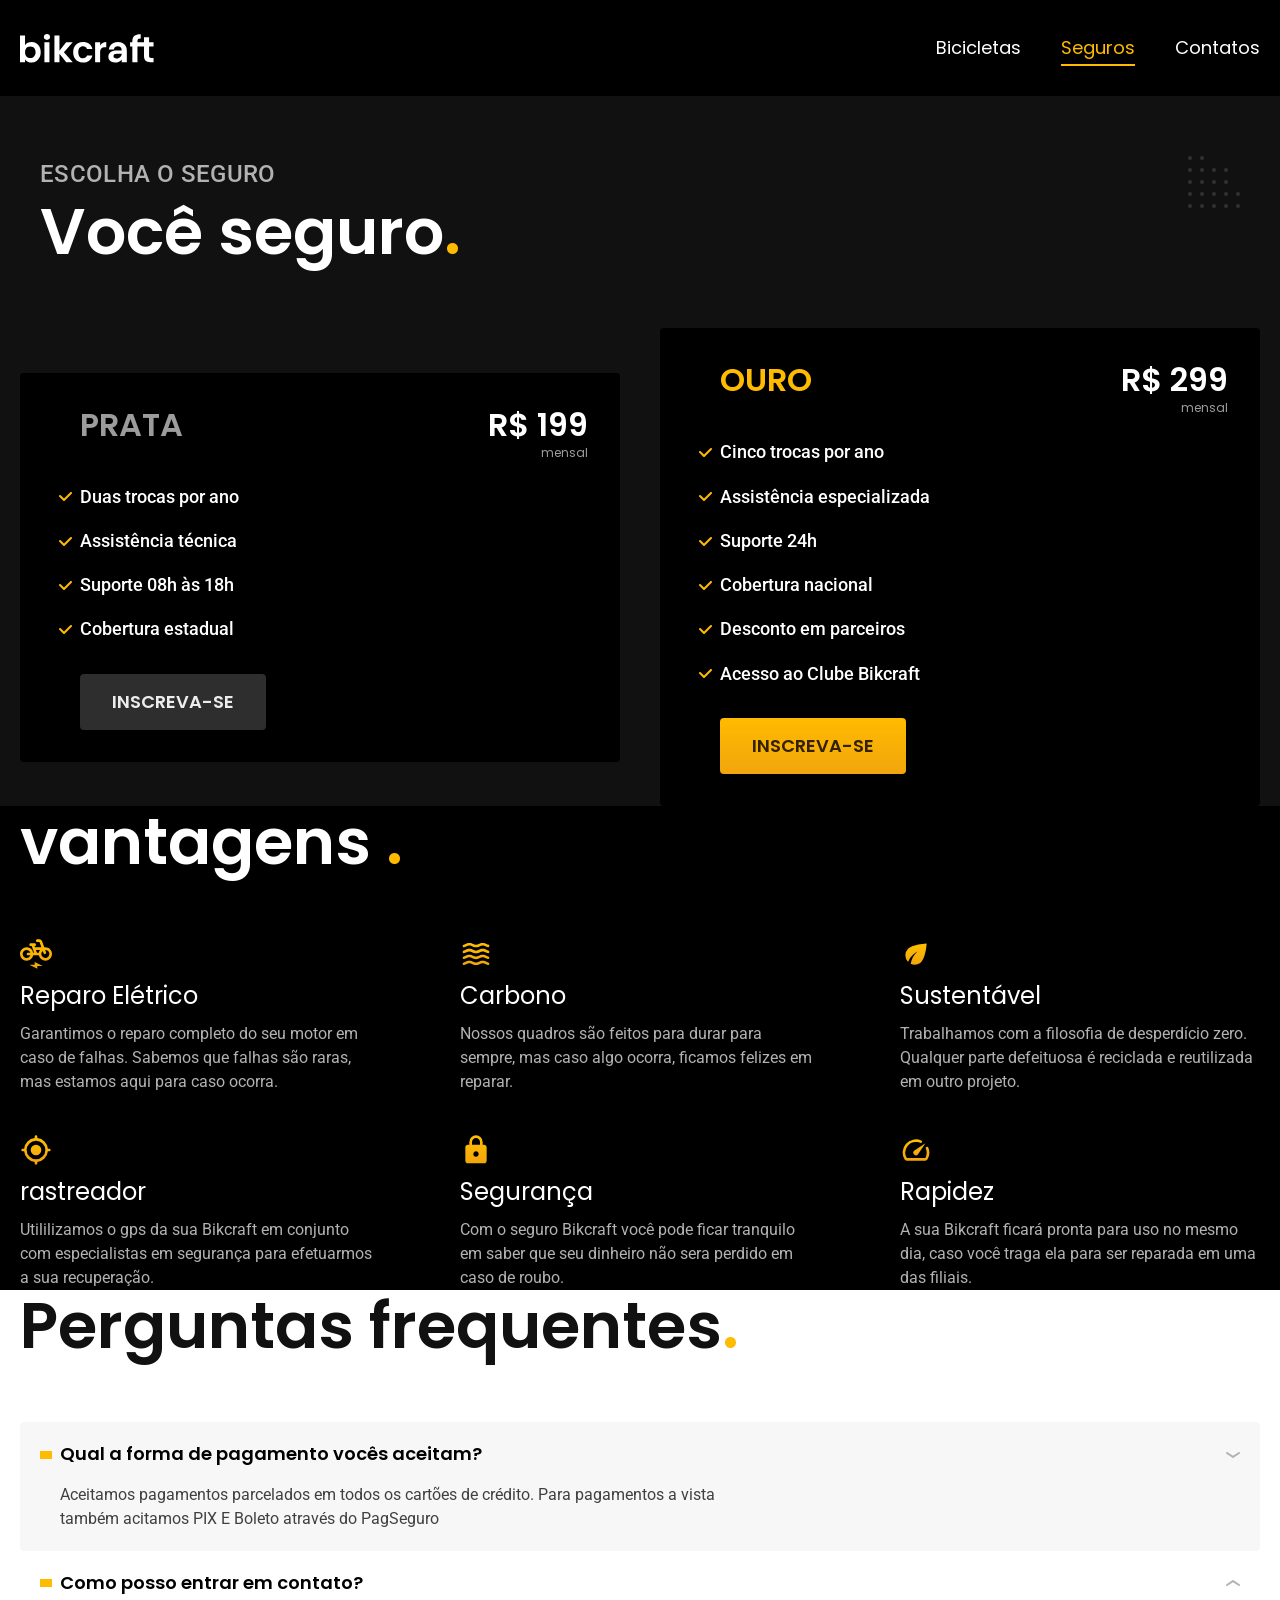
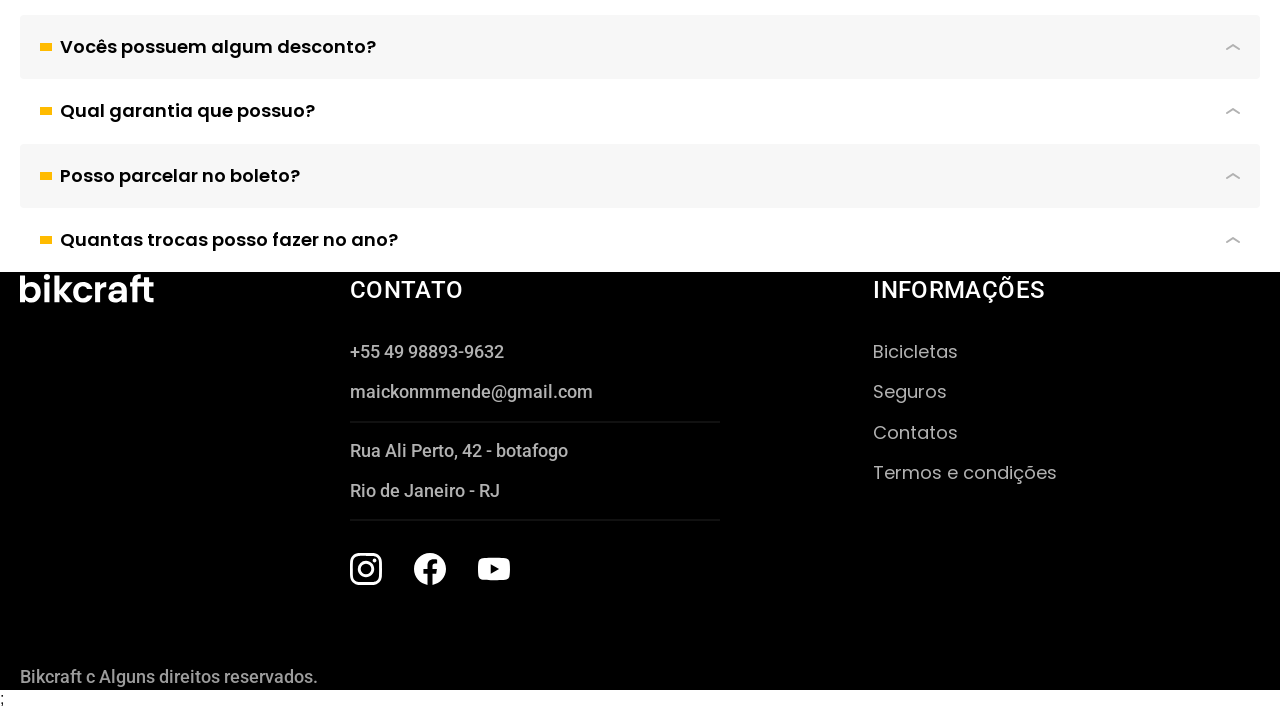
<file: seguros.html>
<!DOCTYPE html>
<html lang="pt-BR">

<head>
  <meta charset="UTF-8">
  <meta name="viewport" content="width=device-width, initial-scale=1.0">
  <title>Seguros | Bikcraft</title>
  <meta name="description" content="Termos e condições.">
  <link rel="preload" href="./css/style.min.css" as="style">
  <link rel="stylesheet" href="./css/style.min.css">

  <link rel="shortcut icon" href="favicon.svg" type="image/x-icon">
  <link rel="preconnect" href="https://fonts.googleapis.com">
  <link rel="preconnect" href="https://fonts.gstatic.com" crossorigin>
  <link href="https://fonts.googleapis.com/css2?family=Poppins:ital,wght@0,100;0,200;0,300;0,400;0,500;0,600;0,700;0,800;0,900;1,100;1,200;1,300;1,400;1,500;1,600;1,700;1,800;1,900&family=Roboto:ital,wght@0,100..900;1,100..900&display=swap" rel="stylesheet">
  <link rel="shortcut icon" href="favicon.svg" type="image/x-icon">
  <link rel="preconnect" href="https://fonts.googleapis.com">
  <link rel="preconnect" href="https://fonts.gstatic.com" crossorigin>
  <link href="https://fonts.googleapis.com/css2?family=Merriweather:ital,opsz,wght@0,18..144,300..900;1,18..144,300..900&display=swap" rel="stylesheet">

  <script>document.documentElement.classList.add('js')</script>
</head>

<body id="seguros">
  <header class="header-bg">
    <div class="header container">
      <a href="./">
        <img src="./img/bikcraft.svg" alt="Bikcraft">
      </a>
      <nav aria-label="primaria">
        <ul class="header-menu font-1-m cor-0">
          <li><a href="./bicicletas.html">Bicicletas</a></li>
          <li><a href="./seguros.html">Seguros</a></li>
          <li><a href="./contato.html">Contatos</a></li>
        </ul>
      </nav>
    </div>
  </header>

  <main class="seguros-bg">
    <div class="titulo-bg">
      <div class="titulo container">
        <p data-anime="200" class="font-2-l-b cor-5 fadeInLeft">Escolha o seguro</p>
        <h1 data-anime="200" class="font-1-xxl cor-0 fadeInLeft">Você seguro<span class="cor-p1">.</span></h1>
      </div>
    </div>

    <div class="seguros container">
      <div class="seguros-item" data-anime="400">
        <h3 class="font-1-xl cor-6">PRATA</h3>
        <span class="font-1-xl cor-0">R$ 199 <span class="font-1-xs cor-6">mensal</span></span>
        <ul class="font-2-m cor-0">
          <li>Duas trocas por ano</li>
          <li>Assistência técnica</li>
          <li>Suporte 08h às 18h</li>
          <li>Cobertura estadual</li>
        </ul>
        <a class="botao secundario" href="./orcamento.html?tipo=seguro&produto=prata">Inscreva-se</a>
        <!-- ?tipo=seguro&produto=prata esse caminho veio da pg orcamento,  -->
      </div>

      <div class="seguros-item" data-anime="600">
        <h3 class="font-1-xl cor-p1">OURO</h3>
        <span class="font-1-xl cor-0">R$ 299 <span class="font-1-xs cor-6">mensal</span></span>
        <ul class="font-2-m cor-0">
          <li>Cinco trocas por ano</li>
          <li>Assistência especializada</li>
          <li>Suporte 24h</li>
          <li>Cobertura nacional</li>
          <li>Desconto em parceiros</li>
          <li>Acesso ao Clube Bikcraft</li>
        </ul>
        <a class="botao" href="./orcamento.html?tipo=seguro&produto=ouro">Inscreva-se</a>
      </div>
    </div>
  </main>

  <article class="vantagens-bg">
    <div class="vantagens container">
      <h2 class="font-1-xxl cor-0">vantagens <span class="cor-p1">.</span></h2>
      <ul>
        <li>
          <img src="./img/icones/eletrica.svg" alt="">
          <h3 class="font-1-l cor-0">Reparo Elétrico</h3>
          <p class="font-2-s cor-5">Garantimos o reparo completo do seu motor em caso de falhas. Sabemos que falhas são raras, mas estamos aqui para caso ocorra.</p>
        </li>
        <li>
          <img src="./img/icones/carbono.svg" alt="">
          <h3 class="font-1-l cor-0">Carbono</h3>
          <p class="font-2-s cor-5">Nossos quadros são feitos para durar para sempre, mas caso algo ocorra, ficamos felizes em reparar.</p>
        </li>
        <li>
          <img src="./img/icones/sustentavel.svg" alt="">
          <h3 class="font-1-l cor-0">Sustentável</h3>
          <p class="font-2-s cor-5">Trabalhamos com a filosofia de desperdício zero. Qualquer parte defeituosa é reciclada e reutilizada em outro projeto.</p>
        </li>
        <li>
          <img src="./img/icones/rastreador.svg" alt="">
          <h3 class="font-1-l cor-0">rastreador</h3>
          <p class="font-2-s cor-5">Utililizamos o gps da sua Bikcraft em conjunto com especialistas em segurança para efetuarmos a sua recuperação.</p>
        </li>
        <li>
          <img src="./img/icones/seguro.svg" alt="">
          <h3 class="font-1-l cor-0">Segurança</h3>
          <p class="font-2-s cor-5">Com o seguro Bikcraft você pode ficar tranquilo em saber que seu dinheiro não sera perdido em caso de roubo.</p>
        </li>
        <li>
          <img src="./img/icones/velocidade.svg" alt="">
          <h3 class="font-1-l cor-0">Rapidez</h3>
          <p class="font-2-s cor-5">A sua Bikcraft ficará pronta para uso no mesmo dia, caso você traga ela para ser reparada em uma das filiais.</p>
        </li>
      </ul>
    </div>
  </article>

  <article class="perguntas container">
    <h2 class="font-1-xxl">Perguntas frequentes<span class="cor-p1">.</span></h2>
    <dl><!-- lista de definição  (respeitar essa ordem)-->
      <div>
        <dt><button class="font-1-m-b" aria-controls="pergunta1" aria-expanded="true">Qual a forma de pagamento vocês aceitam?</button></dt><!-- termo que estou definndo -->
        <dd id="pergunta1" class="font-2-s cor-9 ativa">Aceitamos pagamentos parcelados em todos os cartões de crédito. Para pagamentos a vista também acitamos PIX E Boleto através do PagSeguro</dd><!-- definição do termo -->
      </div>

      <div>
        <dt><button class="font-1-m-b" aria-controls="pergunta2" aria-expanded="false">Como posso entrar em contato?</button></dt>
        <dd id="pergunta2" class="font-2-s cor-9">Aceitamos pagamentos parcelados em todos os cartões de crédito. Para pagamentos a vista também acitamos PIX E Boleto através do PagSeguro</dd>
      </div>

      <div>
        <dt><button class="font-1-m-b" aria-controls="pergunta3" aria-expanded="false">Vocês possuem algum desconto?</button></dt>
        <dd id="pergunta3" class="font-2-s cor-9">Aceitamos pagamentos parcelados em todos os cartões de crédito. Para pagamentos a vista também acitamos PIX E Boleto através do PagSeguro</dd>
      </div>

      <div>
        <dt><button class="font-1-m-b" aria-controls="pergunta4" aria-expanded="false">Qual garantia que possuo?</button></dt>
        <dd id="pergunta4" class="font-2-s cor-9">Aceitamos pagamentos parcelados em todos os cartões de crédito. Para pagamentos a vista também acitamos PIX E Boleto através do PagSeguro</dd>
      </div>

      <div>
        <dt><button class="font-1-m-b" aria-controls="pergunta5" aria-expanded="false">Posso parcelar no boleto?</button></dt>
        <dd id="pergunta5" class="font-2-s cor-9">Aceitamos pagamentos parcelados em todos os cartões de crédito. Para pagamentos a vista também acitamos PIX E Boleto através do PagSeguro</dd>
      </div>

      <div>
        <dt><button class="font-1-m-b" aria-controls="pergunta6" aria-expanded="false">Quantas trocas posso fazer no ano?</button></dt>
        <dd id="pergunta6" class="font-2-s cor-9">Aceitamos pagamentos parcelados em todos os cartões de crédito. Para pagamentos a vista também acitamos PIX E Boleto através do PagSeguro</dd>
      </div>
    </dl>
  </article>

  <footer class="footer-bg">
    <div class="footer container">
      <img src="./img/bikcraft.svg" alt="Bikcraft">
      <div class="footer-contato">
        <h3 class="font-2-l-b cor-0">Contato</h3>
        <ul class="cor-5 font-2-m">
          <li><a href="tel+5549988939632">+55 49 98893-9632</a></li>
          <li><a href="mailto:maickonmmende@gmail.com">maickonmmende@gmail.com</a></li>
          <li>Rua Ali Perto, 42 - botafogo</li>
          <li>Rio de Janeiro - RJ</li>
        </ul>
        <div class="footer-redes">
          <a href="./">
            <img src="./img/redes/instagram.svg" alt="instagram">
          </a>
          <a href="./">
            <img src="./img/redes/facebook.svg" alt="facebook">
          </a>
          <a href="./">
            <img src="./img/redes/youtube.svg" alt="youtube">
          </a>
        </div>
      </div>
      <div class="footer-informacoes">
        <h3 class="font-2-l-b cor-0">Informações</h3>
        <nav>
          <ul class="font-1-m cor-5">
            <li><a href="./bicicletas.html">Bicicletas</a></li>
            <li><a href="./seguros.html">Seguros</a></li>
            <li><a href="./contato.html">Contatos</a></li>
            <li><a href="./termos.html">Termos e condições</a></li>
          </ul>
        </nav>
      </div>
      <p class="footer-copy font-2-m cor-6">Bikcraft c Alguns direitos reservados.</p>
    </div>
  </footer>
  <script src="./js/plugins/simple-anime.js"></script>;
  <script src="./js/script.js"></script>
</body>

</html>
</file>
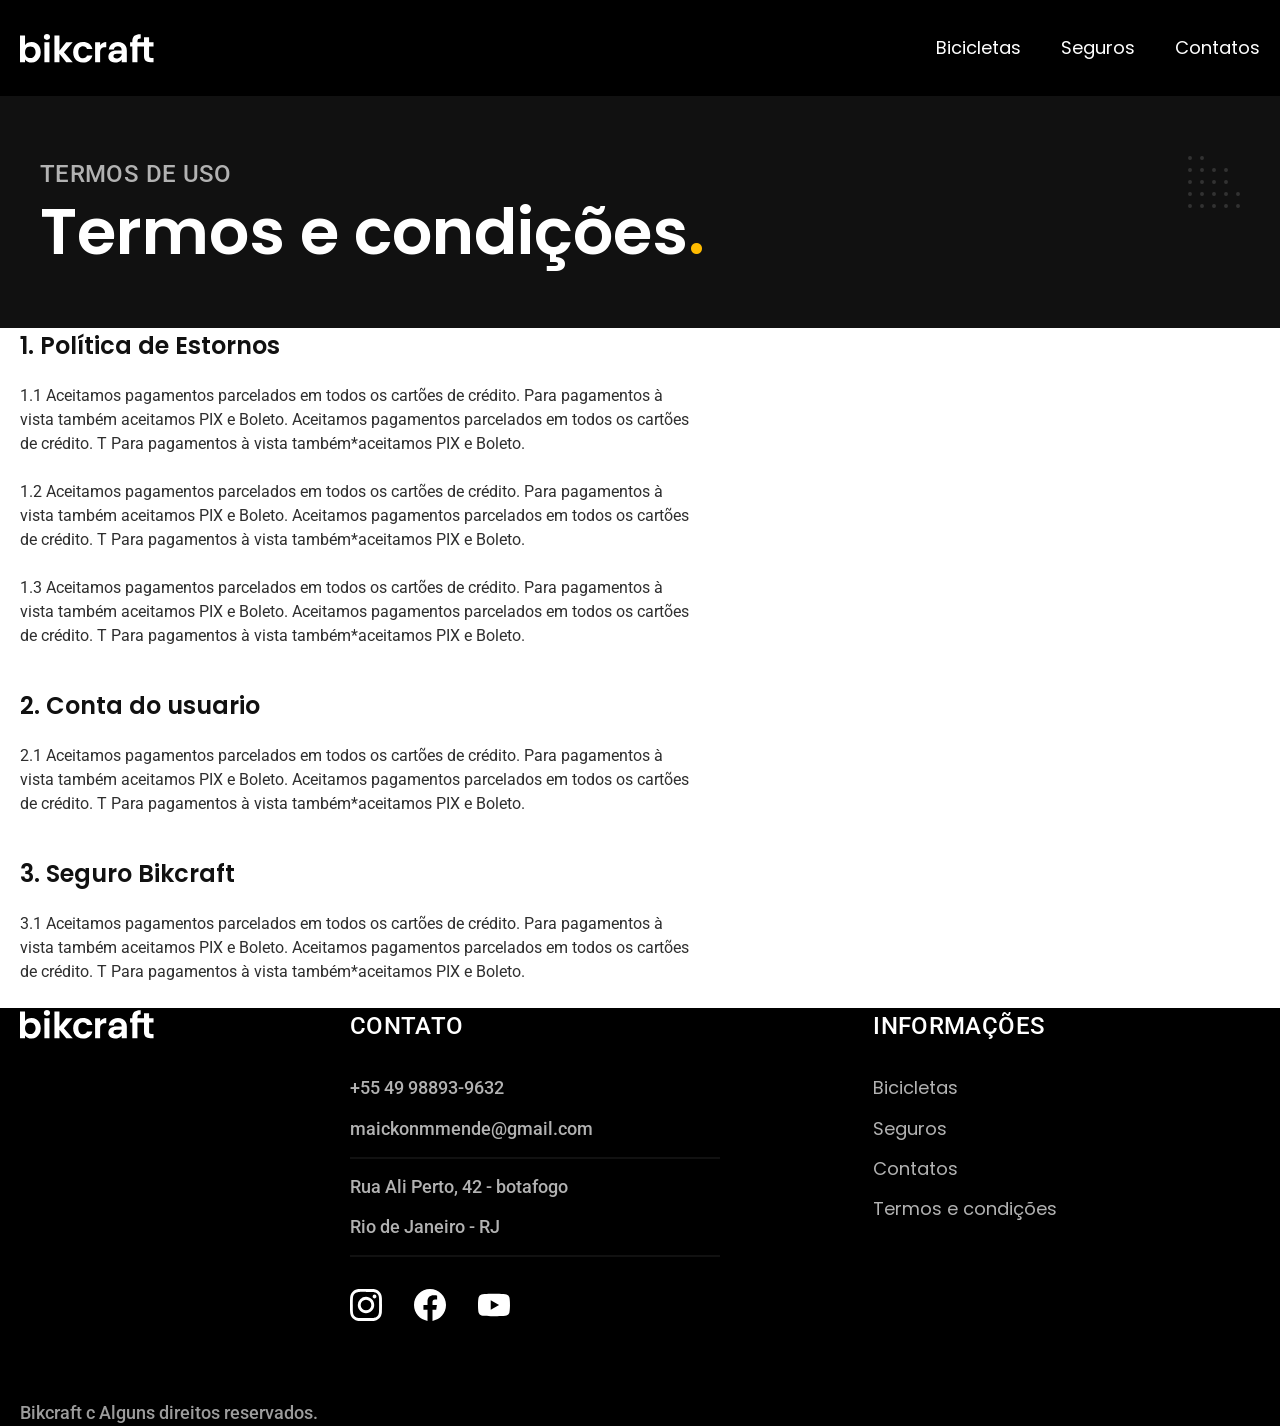
<file: termos.html>
<!DOCTYPE html>
<html lang="pt-BR">

<head>
  <meta charset="UTF-8">
  <meta name="viewport" content="width=device-width, initial-scale=1.0">
  <title>Termos e condições | Bikcraft</title>
  <meta name="description" content="Termos e condições.">
  <link rel="preload" href="./css/style.min.css" as="style">
  <link rel="stylesheet" href="./css/style.min.css">

  <link rel="shortcut icon" href="favicon.svg" type="image/x-icon">
  <link rel="preconnect" href="https://fonts.googleapis.com">
  <link rel="preconnect" href="https://fonts.gstatic.com" crossorigin>
  <link href="https://fonts.googleapis.com/css2?family=Poppins:ital,wght@0,100;0,200;0,300;0,400;0,500;0,600;0,700;0,800;0,900;1,100;1,200;1,300;1,400;1,500;1,600;1,700;1,800;1,900&family=Roboto:ital,wght@0,100..900;1,100..900&display=swap" rel="stylesheet">
  <link rel="shortcut icon" href="favicon.svg" type="image/x-icon">
  <link rel="preconnect" href="https://fonts.googleapis.com">
  <link rel="preconnect" href="https://fonts.gstatic.com" crossorigin>
  <link href="https://fonts.googleapis.com/css2?family=Merriweather:ital,opsz,wght@0,18..144,300..900;1,18..144,300..900&display=swap" rel="stylesheet">

  <script>document.documentElement.classList.add('js')</script>
</head>

<body id="termos">
  <header class="header-bg">
    <div class="header container">
      <a href="./">
        <img src="./img/bikcraft.svg" alt="Bikcraft">
      </a>
      <nav aria-label="primaria">
        <ul class="header-menu font-1-m cor-0">
          <li><a href="./bicicletas.html">Bicicletas</a></li>
          <li><a href="./seguros.html">Seguros</a></li>
          <li><a href="./contato.html">Contatos</a></li>
        </ul>
      </nav>
    </div>
  </header>

  <main>
    <div class="titulo-bg">
      <div class="titulo container">
        <p class="font-2-l-b cor-5">Termos de uso</p>
        <h1 class="font-1-xxl cor-0">Termos e condições<span class="cor-p1">.</span></h1>
      </div>
    </div>

    <div class="termos font-2-s cor-10 container">
      <h2 class="font-1-l cor-11">1. Política de Estornos</h2>
      <p>1.1 Aceitamos pagamentos parcelados em todos os cartões de crédito. Para pagamentos à vista também aceitamos PIX e Boleto. Aceitamos pagamentos parcelados em todos os cartões de crédito. T Para pagamentos à vista também*aceitamos PIX e Boleto.</p>
      <p>1.2 Aceitamos pagamentos parcelados em todos os cartões de crédito. Para pagamentos à vista também aceitamos PIX e Boleto. Aceitamos pagamentos parcelados em todos os cartões de crédito. T Para pagamentos à vista também*aceitamos PIX e Boleto.</p>
      <p>1.3 Aceitamos pagamentos parcelados em todos os cartões de crédito. Para pagamentos à vista também aceitamos PIX e Boleto. Aceitamos pagamentos parcelados em todos os cartões de crédito. T Para pagamentos à vista também*aceitamos PIX e Boleto.</p>
      <h2 class="font-1-l cor-11">2. Conta do usuario</h2>
      <p>2.1 Aceitamos pagamentos parcelados em todos os cartões de crédito. Para pagamentos à vista também aceitamos PIX e Boleto. Aceitamos pagamentos parcelados em todos os cartões de crédito. T Para pagamentos à vista também*aceitamos PIX e Boleto.</p>
      <h2 class="font-1-l cor-11">3. Seguro Bikcraft</h2>
      <p>3.1 Aceitamos pagamentos parcelados em todos os cartões de crédito. Para pagamentos à vista também aceitamos PIX e Boleto. Aceitamos pagamentos parcelados em todos os cartões de crédito. T Para pagamentos à vista também*aceitamos PIX e Boleto.</p>
    </div>
  </main>

  <footer class="footer-bg">
    <div class="footer container">
      <img src="./img/bikcraft.svg" alt="Bikcraft">
      <div class="footer-contato">
        <h3 class="font-2-l-b cor-0">Contato</h3>
        <ul class="cor-5 font-2-m">
          <li><a href="tel+5549988939632">+55 49 98893-9632</a></li>
          <li><a href="mailto:maickonmmende@gmail.com">maickonmmende@gmail.com</a></li>
          <li>Rua Ali Perto, 42 - botafogo</li>
          <li>Rio de Janeiro - RJ</li>
        </ul>
        <div class="footer-redes">
          <a href="./">
            <img src="./img/redes/instagram.svg" alt="instagram">
          </a>
          <a href="./">
            <img src="./img/redes/facebook.svg" alt="facebook">
          </a>
          <a href="./">
            <img src="./img/redes/youtube.svg" alt="youtube">
          </a>
        </div>
      </div>
      <div class="footer-informacoes">
        <h3 class="font-2-l-b cor-0">Informações</h3>
        <nav>
          <ul class="font-1-m cor-5">
            <li><a href="./bicicletas.html">Bicicletas</a></li>
            <li><a href="./seguros.html">Seguros</a></li>
            <li><a href="./contato.html">Contatos</a></li>
            <li><a href="./termos.html">Termos e condições</a></li>
          </ul>
        </nav>
      </div>
      <p class="footer-copy font-2-m cor-6">Bikcraft c Alguns direitos reservados.</p>
    </div>
  </footer>
  <script src="./js/script.js"></script>
</body>

</html>
</file>
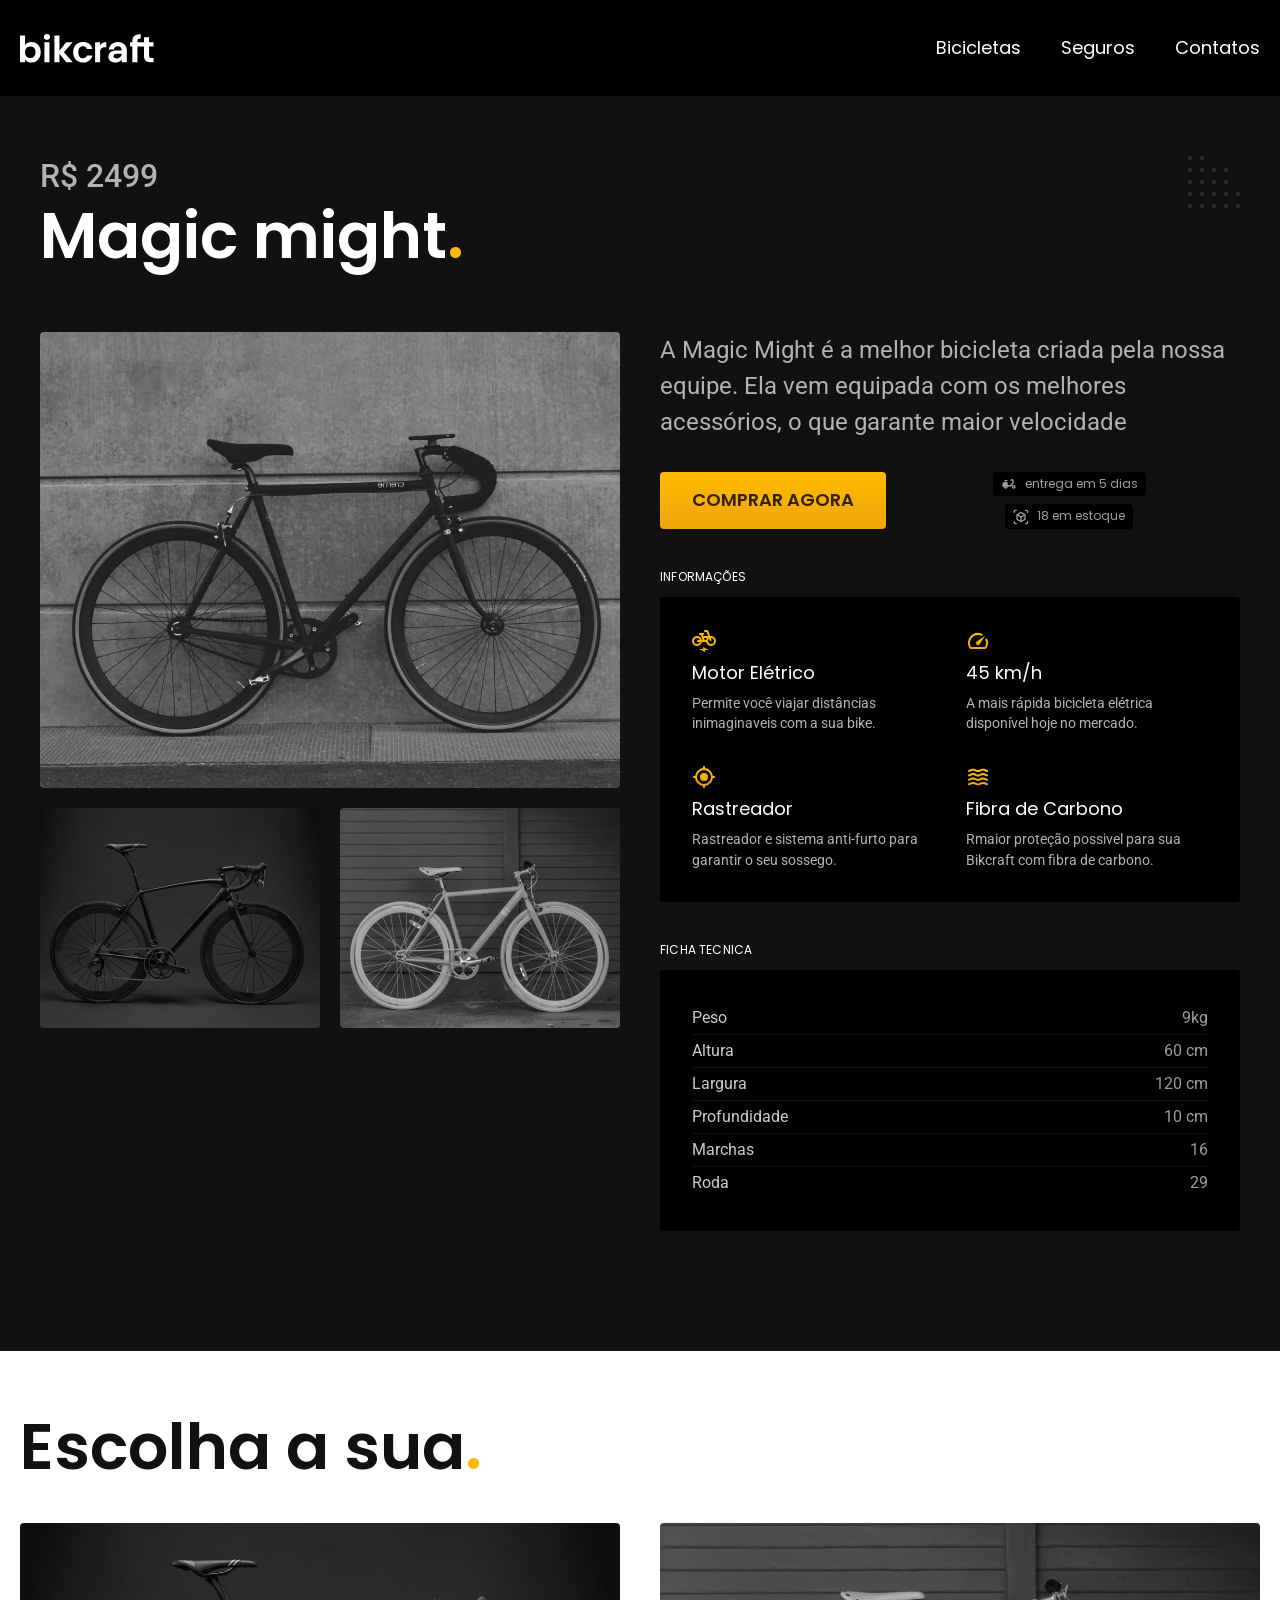
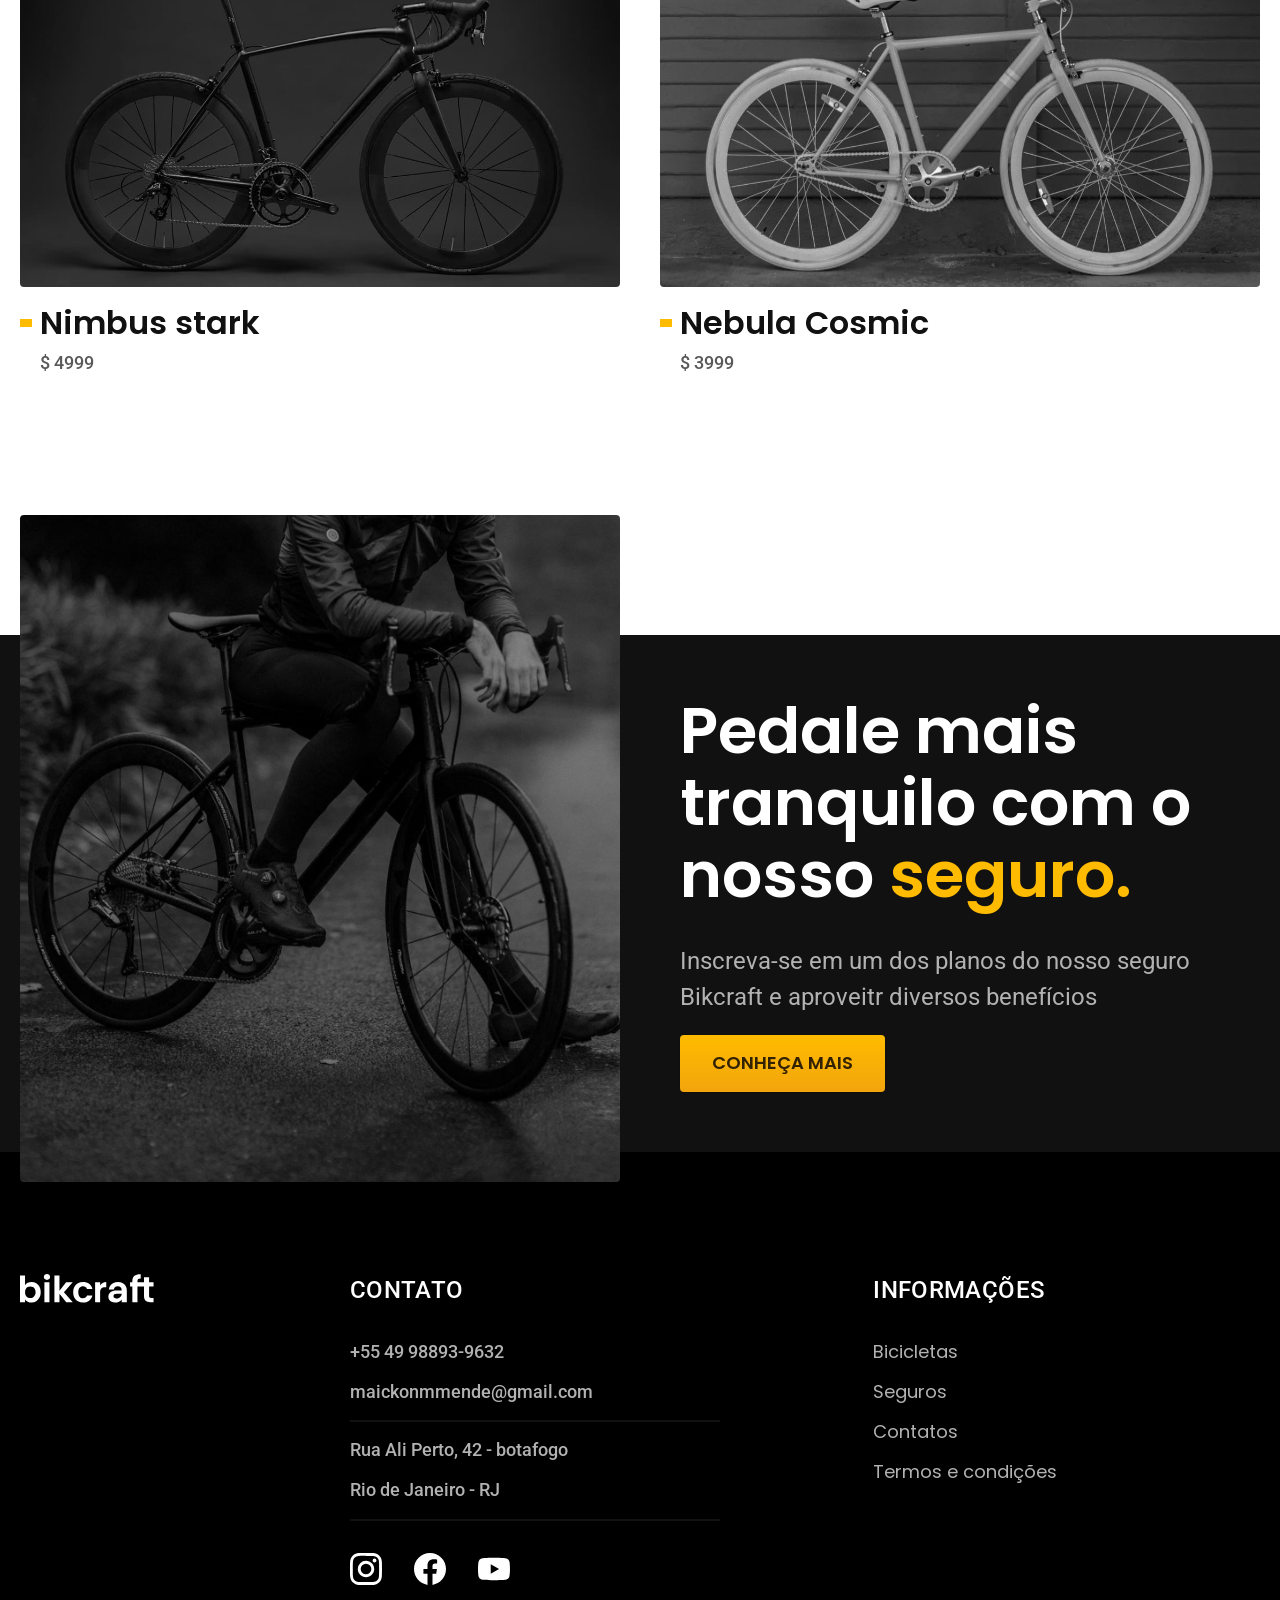
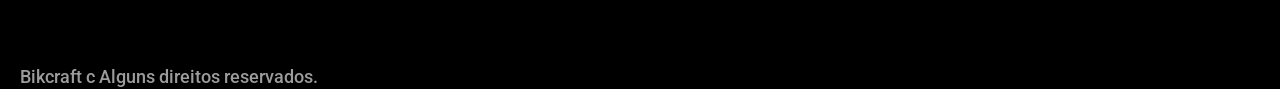
<file: bicicletas/magic.html>
<!DOCTYPE html>
<html lang="pt-BR">

<head>
  <meta charset="UTF-8">
  <meta name="viewport" content="width=device-width, initial-scale=1.0">
  <title>magic | Bikcraft</title>
  <meta name="description" content="Termos e condições.">
  <link rel="stylesheet" href="../css/style.min.css">

  <link rel="shortcut icon" href="../favicon.svg" type="image/x-icon">
  <link rel="preconnect" href="https://fonts.googleapis.com">
  <link rel="preconnect" href="https://fonts.gstatic.com" crossorigin>
  <link href="https://fonts.googleapis.com/css2?family=Poppins:ital,wght@0,100;0,200;0,300;0,400;0,500;0,600;0,700;0,800;0,900;1,100;1,200;1,300;1,400;1,500;1,600;1,700;1,800;1,900&family=Roboto:ital,wght@0,100..900;1,100..900&display=swap" rel="stylesheet">
  <link rel="shortcut icon" href="favicon.svg" type="image/x-icon">
  <link rel="preconnect" href="https://fonts.googleapis.com">
  <link rel="preconnect" href="https://fonts.gstatic.com" crossorigin>
  <link href="https://fonts.googleapis.com/css2?family=Merriweather:ital,opsz,wght@0,18..144,300..900;1,18..144,300..900&display=swap" rel="stylesheet">

  <script>document.documentElement.classList.add('js')</script>
</head>

<body id="bicicleta">
  <header class="header-bg">
    <div class="header container">
      <a href="../">
        <img src="../img/bikcraft.svg" alt="Bikcraft">
      </a>
      <nav aria-label="primaria">
        <ul class="header-menu font-1-m cor-0">
          <li><a href="../bicicletas.html">Bicicletas</a></li>
          <li><a href="../seguros.html">Seguros</a></li>
          <li><a href="../contato.html">Contatos</a></li>
        </ul>
      </nav>
    </div>
  </header>

  <main class="titulo-bg">
    <div>
      <div class="titulo container">
        <p class="font-2-xl cor-5">R$ 2499</p>
        <h1 class="font-1-xxl cor-0">Magic might<span class="cor-p1">.</span></h1>
      </div>
    </div>

    <div class=" bicicleta container">
      <div class="bicicleta-imagens">
        <img src="../img/bicicleta/nimbus2.jpg" alt="">
        <img src="../img/bicicleta/nimbus1.jpg" alt="">
        <img src="../img/bicicleta/nimbus3.jpg" alt="">
      </div>
      <div class="bicicleta-conteudo">
        <p class="font-2-l cor-5">A Magic Might é a melhor bicicleta criada pela nossa equipe. Ela vem equipada com os melhores acessórios, o que garante maior velocidade</p>
        <div class="bicicleta-comprar">
          <a class="botao" href="../orcamento.html?tipo=bikcraft&produto=magic">comprar agora</a>
          <span class="font-1-xs cor-6"><img src="../img/icones/entrega.svg" alt=""> entrega em 5 dias</span>

          <span class="font-1-xs cor-6"><img src="../img/icones/estoque.svg" alt=""> 18 em estoque</span>
        </div>

        <h2 class="font-1-xs cor-0">Informações</h2>
        <ul class="bicicleta-informacoes">
          <li>
            <img src="../img/icones/eletrica.svg" alt="">
            <h3 class="font-1-m cor-0">Motor Elétrico</h3>
            <p class="font-2-xs cor-5">Permite você viajar distâncias inimaginaveis com a sua bike.</p>
          </li>

          <li>
            <img src="../img/icones/velocidade.svg" alt="">
            <h3 class="font-1-m cor-0">45 km/h</h3>
            <p class="font-2-xs cor-5">A mais rápida bicicleta elétrica disponível hoje no mercado.</p>
          </li>

          <li>
            <img src="../img/icones/rastreador.svg" alt="">
            <h3 class="font-1-m cor-0">Rastreador</h3>
            <p class="font-2-xs cor-5">Rastreador e sistema anti-furto para garantir o seu sossego.</p>
          </li>

          <li>
            <img src="../img/icones/carbono.svg" alt="">
            <h3 class="font-1-m cor-0">Fibra de Carbono</h3>
            <p class="font-2-xs cor-5">Rmaior proteção possivel para sua Bikcraft com fibra de carbono.</p>
          </li>
        </ul>
        </ul>
        <h2 class="font-1-xs cor-0">Ficha tecnica</h2>
        <ul class="bicicleta-ficha font-2-s cor-4">
          <li>Peso <span>9kg</span></li>
          <li>Altura <span>60 cm</span></li>
          <li>Largura <span>120 cm</span></li>
          <li>Profundidade <span>10 cm</span></li>
          <li>Marchas <span>16</span></li>
          <li>Roda <span>29</span></li>
        </ul>
      </div>
  </main>

  <article class="bicicletas-lista container">
    <h2 class="font-1-xxl ">Escolha a sua<span class="cor-p1">.</span></h2>
    <ul>
      <li>
        <a href="./magic.html">
          <img src="../img/bicicletas/nimbus.jpg" alt="bicicleta preta">
          <h3 class="font-1-xl">Nimbus stark</h3>
          <span class="font-2-m cor-8">$ 4999</span>
        </a>
      </li>

      <li>
        <a href="../bicicletas/nebula.html">
          <img src="../img/bicicletas/nebula.jpg" alt="bicicleta preta">
          <h3 class="font-1-xl">Nebula Cosmic</h3>
          <span class="font-2-m cor-8">$ 3999</span>
        </a>
      </li>
    </ul>
  </article>

  <article class="seguro-bg">
    <div class="seguro container">
      <div class="seguros-imagem">
        <img src="../img/fotos/seguros.jpg" alt="pessoa parada em cima de uma bicicleta">
      </div>
      <div class="seguro-conteudo">
        <h2 class="font-1-xxl cor-0">Pedale mais tranquilo com o nosso <span class="cor-p1">seguro.</span></h2>
        <p class="font-2-l cor-5">Inscreva-se em um dos planos do nosso seguro Bikcraft e aproveitr diversos benefícios</p>
        <a class="botao" href="../seguros.html">Conheça Mais</a>
      </div>
    </div>
  </article>

  <footer class="footer-bg">
    <div class="footer container">
      <img src="../img/bikcraft.svg" alt="Bikcraft">
      <div class="footer-contato">
        <h3 class="font-2-l-b cor-0">Contato</h3>
        <ul class="cor-5 font-2-m">
          <li><a href="tel+5549988939632">+55 49 98893-9632</a></li>
          <li><a href="mailto:maickonmmende@gmail.com">maickonmmende@gmail.com</a></li>
          <li>Rua Ali Perto, 42 - botafogo</li>
          <li>Rio de Janeiro - RJ</li>
        </ul>
        <div class="footer-redes">
          <a href="../">
            <img src="../img/redes/instagram.svg" alt="instagram">
          </a>
          <a href="../">
            <img src="../img/redes/facebook.svg" alt="facebook">
          </a>
          <a href="../">
            <img src="../img/redes/youtube.svg" alt="youtube">
          </a>
        </div>
      </div>
      <div class="footer-informacoes">
        <h3 class="font-2-l-b cor-0">Informações</h3>
        <nav>
          <ul class="font-1-m cor-5">
            <li><a href="../bicicletas.html">Bicicletas</a></li>
            <li><a href="../seguros.html">Seguros</a></li>
            <li><a href="../contato.html">Contatos</a></li>
            <li><a href="../termos.html">Termos e condições</a></li>
          </ul>
        </nav>
      </div>
      <p class="footer-copy font-2-m cor-6">Bikcraft c Alguns direitos reservados.</p>
    </div>
  </footer>
  <script src="../js/script.js"></script>
</body>

</html>
</file>
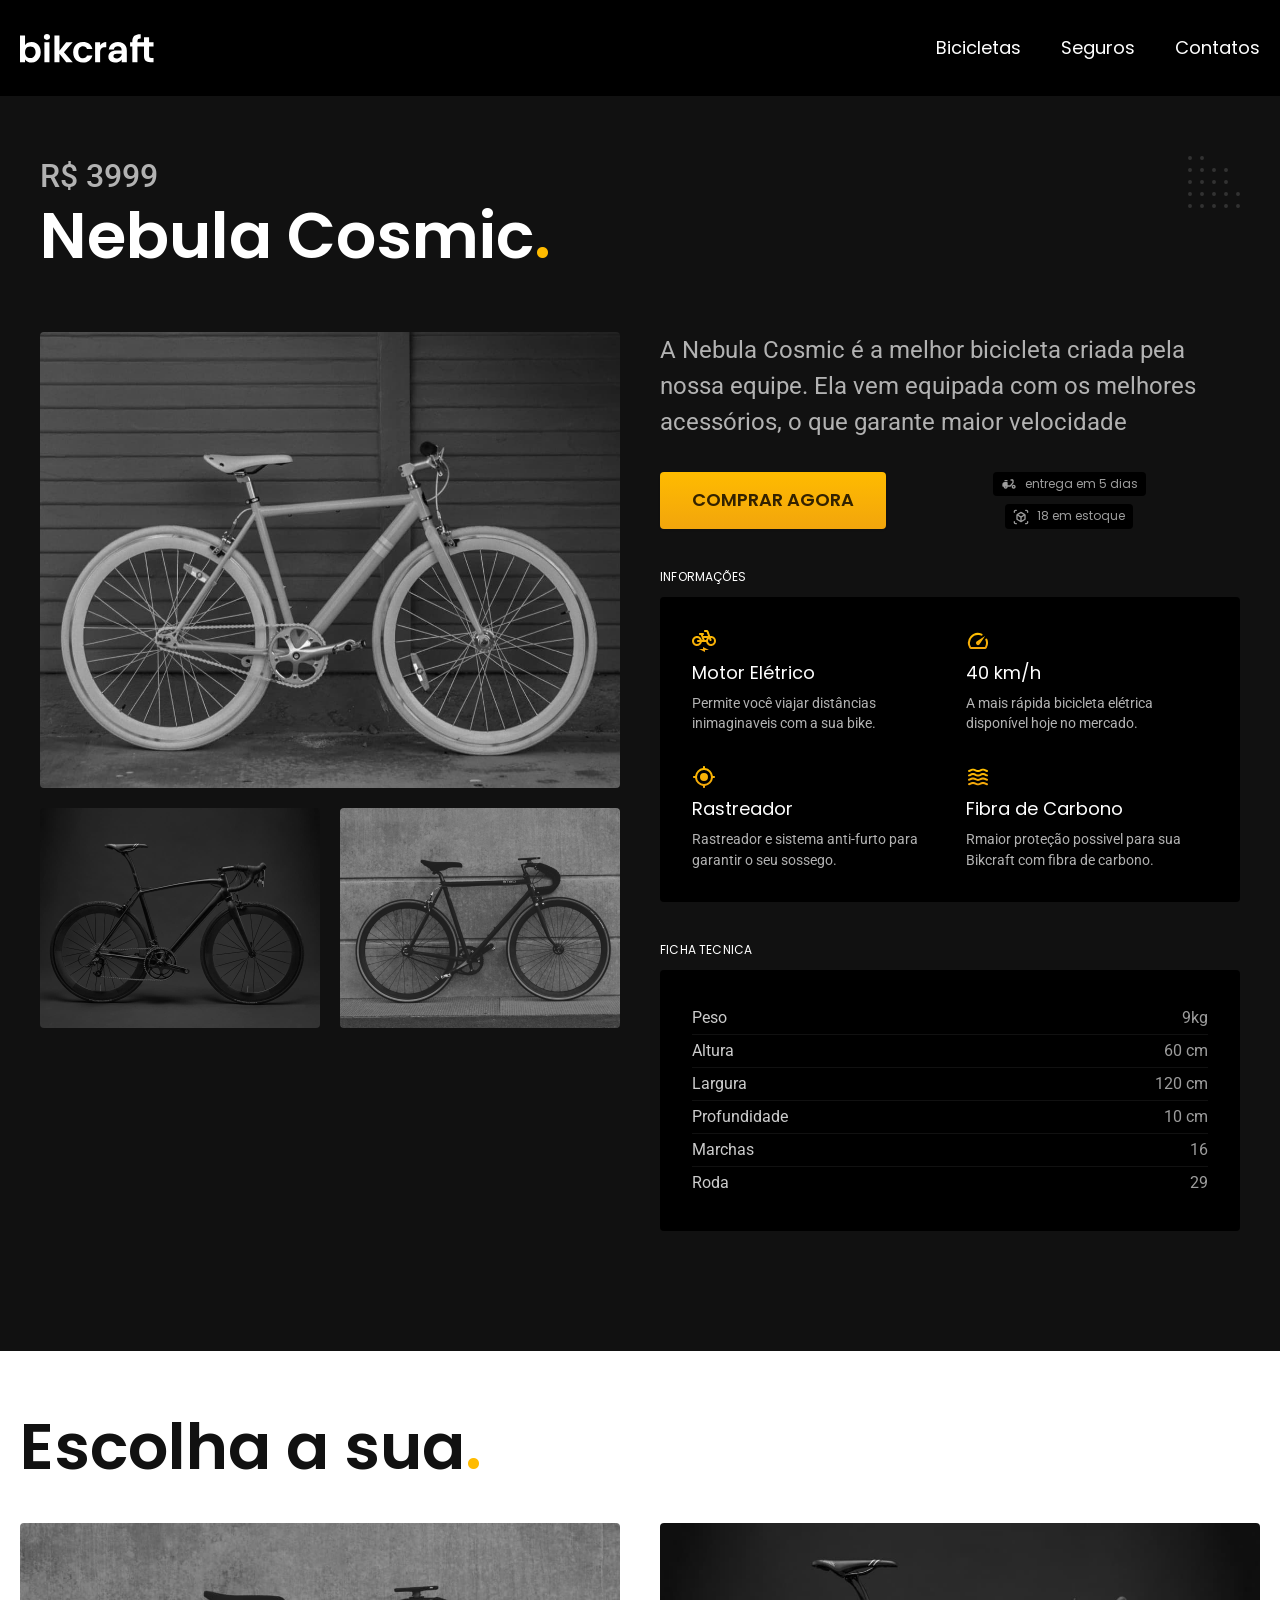
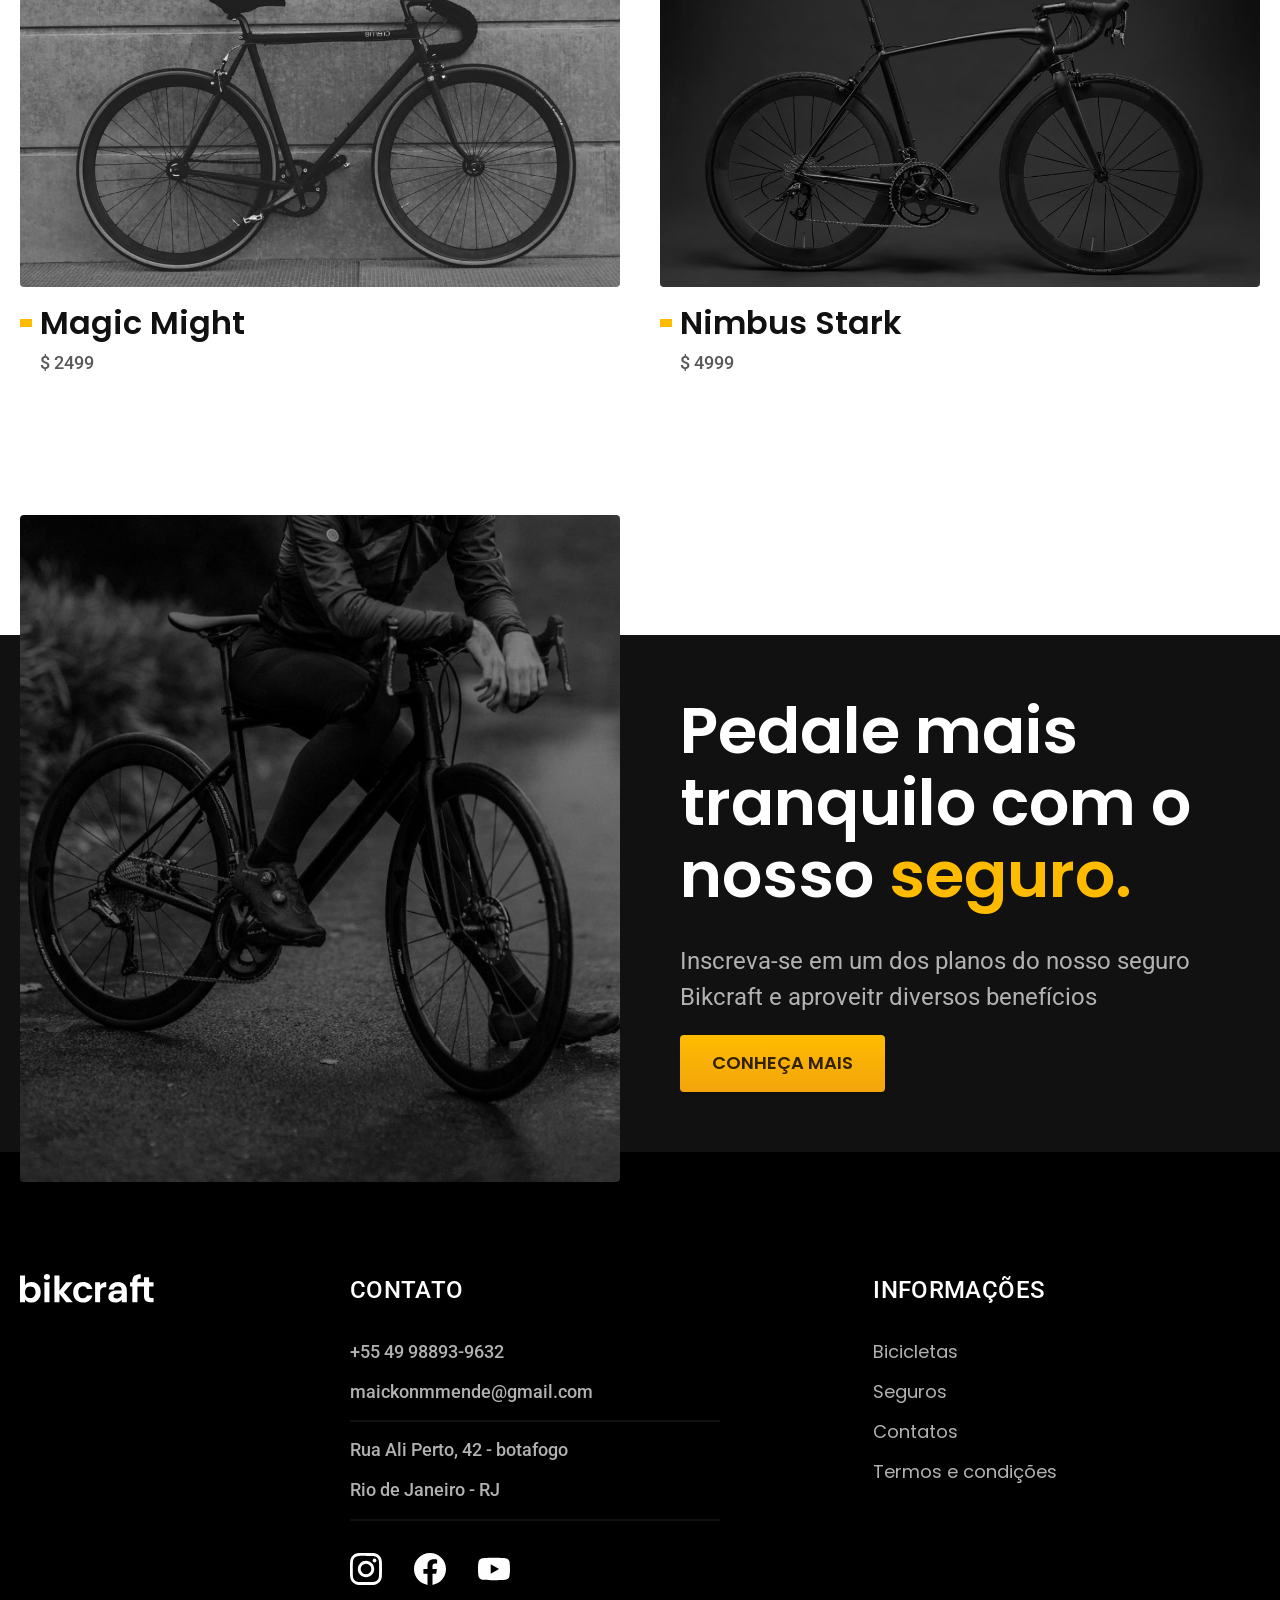
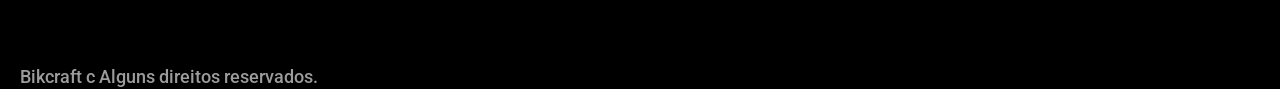
<file: bicicletas/nebula.html>
<!DOCTYPE html>
<html lang="pt-BR">

<head>
  <meta charset="UTF-8">
  <meta name="viewport" content="width=device-width, initial-scale=1.0">
  <title>Nebula | Bikcraft</title>
  <meta name="description" content="Termos e condições.">
  <link rel="stylesheet" href="../css/style.min.css">

  <link rel="shortcut icon" href="../favicon.svg" type="image/x-icon">
  <link rel="preconnect" href="https://fonts.googleapis.com">
  <link rel="preconnect" href="https://fonts.gstatic.com" crossorigin>
  <link href="https://fonts.googleapis.com/css2?family=Poppins:ital,wght@0,100;0,200;0,300;0,400;0,500;0,600;0,700;0,800;0,900;1,100;1,200;1,300;1,400;1,500;1,600;1,700;1,800;1,900&family=Roboto:ital,wght@0,100..900;1,100..900&display=swap" rel="stylesheet">
  <link rel="shortcut icon" href="favicon.svg" type="image/x-icon">
  <link rel="preconnect" href="https://fonts.googleapis.com">
  <link rel="preconnect" href="https://fonts.gstatic.com" crossorigin>
  <link href="https://fonts.googleapis.com/css2?family=Merriweather:ital,opsz,wght@0,18..144,300..900;1,18..144,300..900&display=swap" rel="stylesheet">

  <script>document.documentElement.classList.add('js')</script>
</head>

<body id="bicicleta">
  <header class="header-bg">
    <div class="header container">
      <a href="../">
        <img src="../img/bikcraft.svg" alt="Bikcraft">
      </a>
      <nav aria-label="primaria">
        <ul class="header-menu font-1-m cor-0">
          <li><a href="../bicicletas.html">Bicicletas</a></li>
          <li><a href="../seguros.html">Seguros</a></li>
          <li><a href="../contato.html">Contatos</a></li>
        </ul>
      </nav>
    </div>
  </header>

  <main class="titulo-bg">
    <div>
      <div class="titulo container">
        <p class="font-2-xl cor-5">R$ 3999</p>
        <h1 class="font-1-xxl cor-0">Nebula Cosmic<span class="cor-p1">.</span></h1>
      </div>
    </div>

    <div class=" bicicleta container">
      <div class="bicicleta-imagens">
        <img src="../img/bicicleta/nimbus3.jpg" alt="">
        <img src="../img/bicicleta/nimbus1.jpg" alt="">
        <img src="../img/bicicleta/nimbus2.jpg" alt="">
      </div>
      <div class="bicicleta-conteudo">
        <p class="font-2-l cor-5">A Nebula Cosmic é a melhor bicicleta criada pela nossa equipe. Ela vem equipada com os melhores acessórios, o que garante maior velocidade</p>
        <div class="bicicleta-comprar">
          <a class="botao" href="../orcamento.html?tipo=bikcraft&produto=nebula">comprar agora</a>
          <span class="font-1-xs cor-6"><img src="../img/icones/entrega.svg" alt=""> entrega em 5 dias</span>

          <span class="font-1-xs cor-6"><img src="../img/icones/estoque.svg" alt=""> 18 em estoque</span>
        </div>

        <h2 class="font-1-xs cor-0">Informações</h2>
        <ul class="bicicleta-informacoes">
          <li>
            <img src="../img/icones/eletrica.svg" alt="">
            <h3 class="font-1-m cor-0">Motor Elétrico</h3>
            <p class="font-2-xs cor-5">Permite você viajar distâncias inimaginaveis com a sua bike.</p>
          </li>

          <li>
            <img src="../img/icones/velocidade.svg" alt="">
            <h3 class="font-1-m cor-0">40 km/h</h3>
            <p class="font-2-xs cor-5">A mais rápida bicicleta elétrica disponível hoje no mercado.</p>
          </li>

          <li>
            <img src="../img/icones/rastreador.svg" alt="">
            <h3 class="font-1-m cor-0">Rastreador</h3>
            <p class="font-2-xs cor-5">Rastreador e sistema anti-furto para garantir o seu sossego.</p>
          </li>

          <li>
            <img src="../img/icones/carbono.svg" alt="">
            <h3 class="font-1-m cor-0">Fibra de Carbono</h3>
            <p class="font-2-xs cor-5">Rmaior proteção possivel para sua Bikcraft com fibra de carbono.</p>
          </li>
        </ul>
        </ul>
        <h2 class="font-1-xs cor-0">Ficha tecnica</h2>
        <ul class="bicicleta-ficha font-2-s cor-4">
          <li>Peso <span>9kg</span></li>
          <li>Altura <span>60 cm</span></li>
          <li>Largura <span>120 cm</span></li>
          <li>Profundidade <span>10 cm</span></li>
          <li>Marchas <span>16</span></li>
          <li>Roda <span>29</span></li>
        </ul>
      </div>
  </main>

  <article class="bicicletas-lista container">
    <h2 class="font-1-xxl ">Escolha a sua<span class="cor-p1">.</span></h2>
    <ul>
      <li>
        <a href="./magic.html">
          <img src="../img/bicicletas/magic.jpg" alt="bicicleta preta">
          <h3 class="font-1-xl">Magic Might</h3>
          <span class="font-2-m cor-8">$ 2499</span>
        </a>
      </li>

      <li>
        <a href="../bicicletas/nebula.html">
          <img src="../img/bicicletas/nimbus.jpg" alt="bicicleta preta">
          <h3 class="font-1-xl">Nimbus Stark</h3>
          <span class="font-2-m cor-8">$ 4999</span>
        </a>
      </li>
    </ul>
  </article>

  <article class="seguro-bg">
    <div class="seguro container">
      <div class="seguros-imagem">
        <img src="../img/fotos/seguros.jpg" alt="pessoa parada em cima de uma bicicleta">
      </div>
      <div class="seguro-conteudo">
        <h2 class="font-1-xxl cor-0">Pedale mais tranquilo com o nosso <span class="cor-p1">seguro.</span></h2>
        <p class="font-2-l cor-5">Inscreva-se em um dos planos do nosso seguro Bikcraft e aproveitr diversos benefícios</p>
        <a class="botao" href="../seguros.html">Conheça Mais</a>
      </div>
    </div>
  </article>

  <footer class="footer-bg">
    <div class="footer container">
      <img src="../img/bikcraft.svg" alt="Bikcraft">
      <div class="footer-contato">
        <h3 class="font-2-l-b cor-0">Contato</h3>
        <ul class="cor-5 font-2-m">
          <li><a href="tel+5549988939632">+55 49 98893-9632</a></li>
          <li><a href="mailto:maickonmmende@gmail.com">maickonmmende@gmail.com</a></li>
          <li>Rua Ali Perto, 42 - botafogo</li>
          <li>Rio de Janeiro - RJ</li>
        </ul>
        <div class="footer-redes">
          <a href="../">
            <img src="../img/redes/instagram.svg" alt="instagram">
          </a>
          <a href="../">
            <img src="../img/redes/facebook.svg" alt="facebook">
          </a>
          <a href="../">
            <img src="../img/redes/youtube.svg" alt="youtube">
          </a>
        </div>
      </div>
      <div class="footer-informacoes">
        <h3 class="font-2-l-b cor-0">Informações</h3>
        <nav>
          <ul class="font-1-m cor-5">
            <li><a href="../bicicletas.html">Bicicletas</a></li>
            <li><a href="../seguros.html">Seguros</a></li>
            <li><a href="../contato.html">Contatos</a></li>
            <li><a href="../termos.html">Termos e condições</a></li>
          </ul>
        </nav>
      </div>
      <p class="footer-copy font-2-m cor-6">Bikcraft c Alguns direitos reservados.</p>
    </div>
  </footer>
  <script src="../js/script.js"></script>
</body>

</html>
</file>
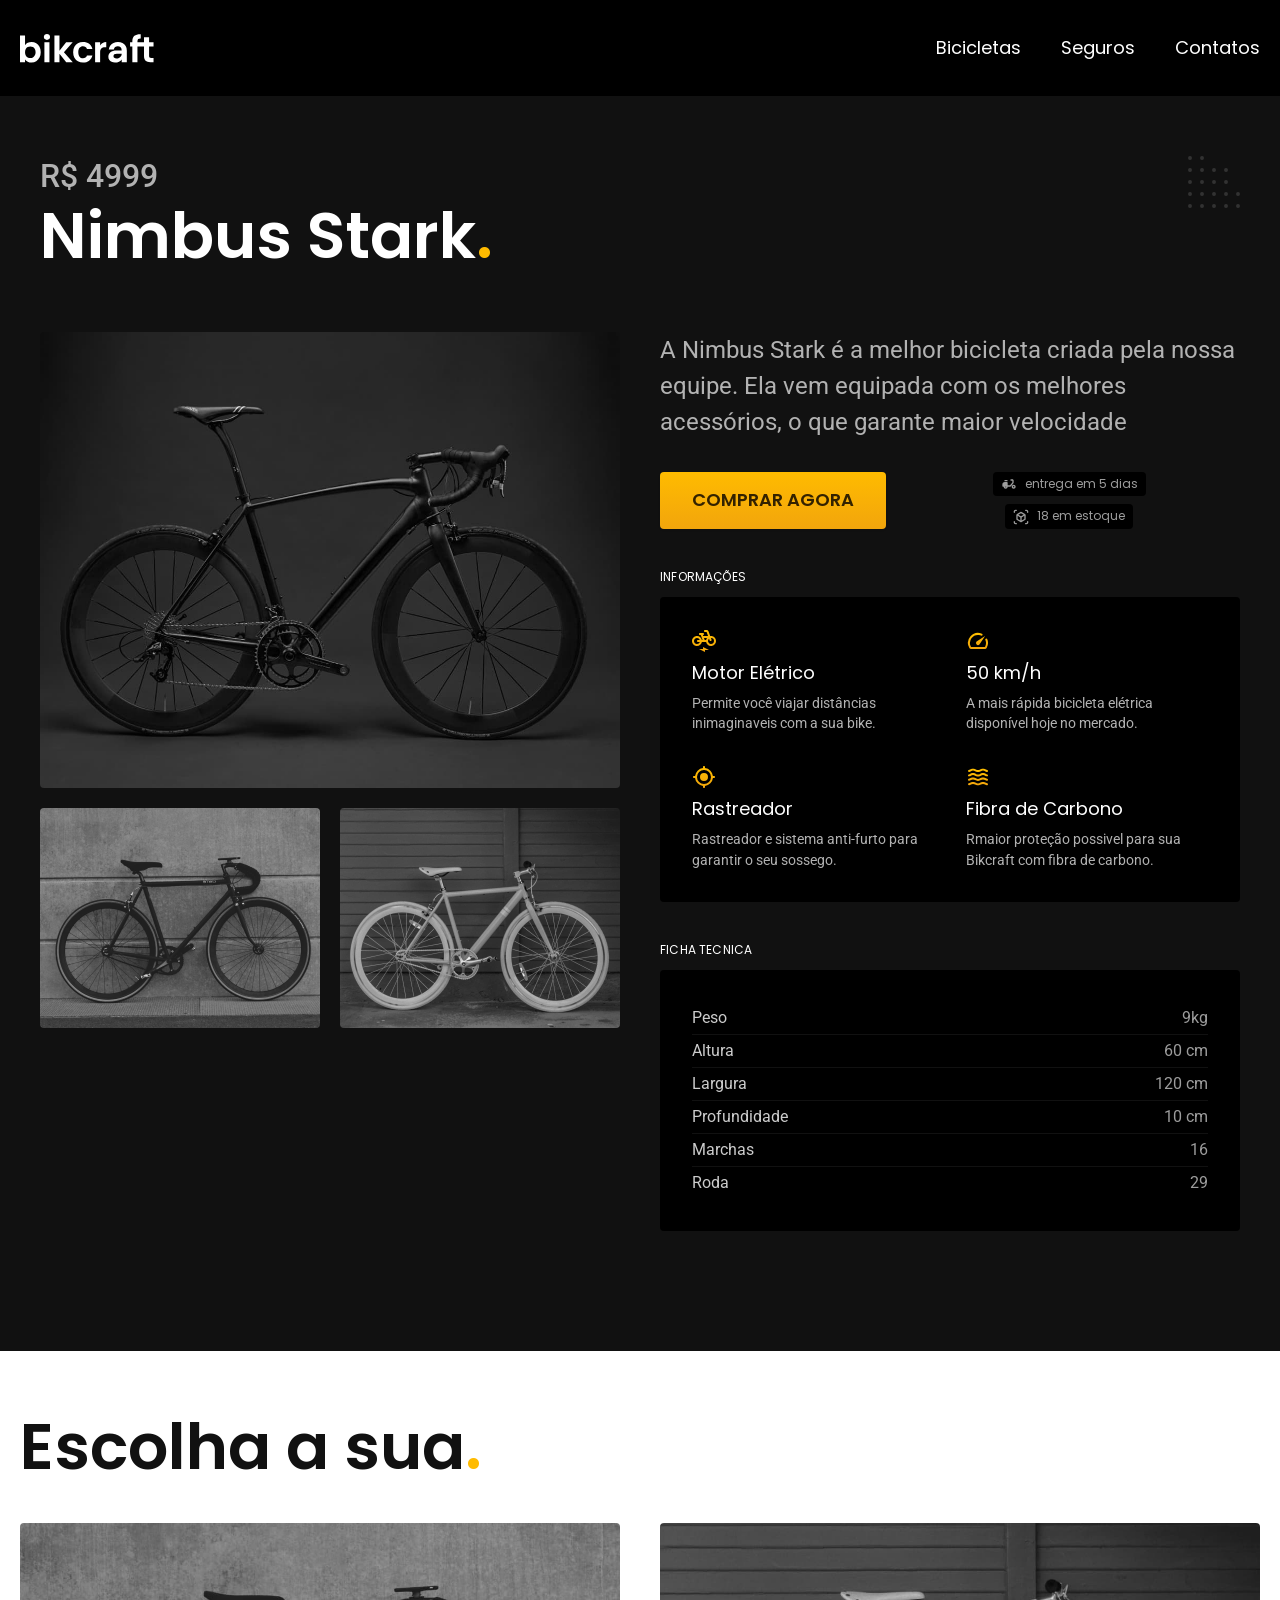
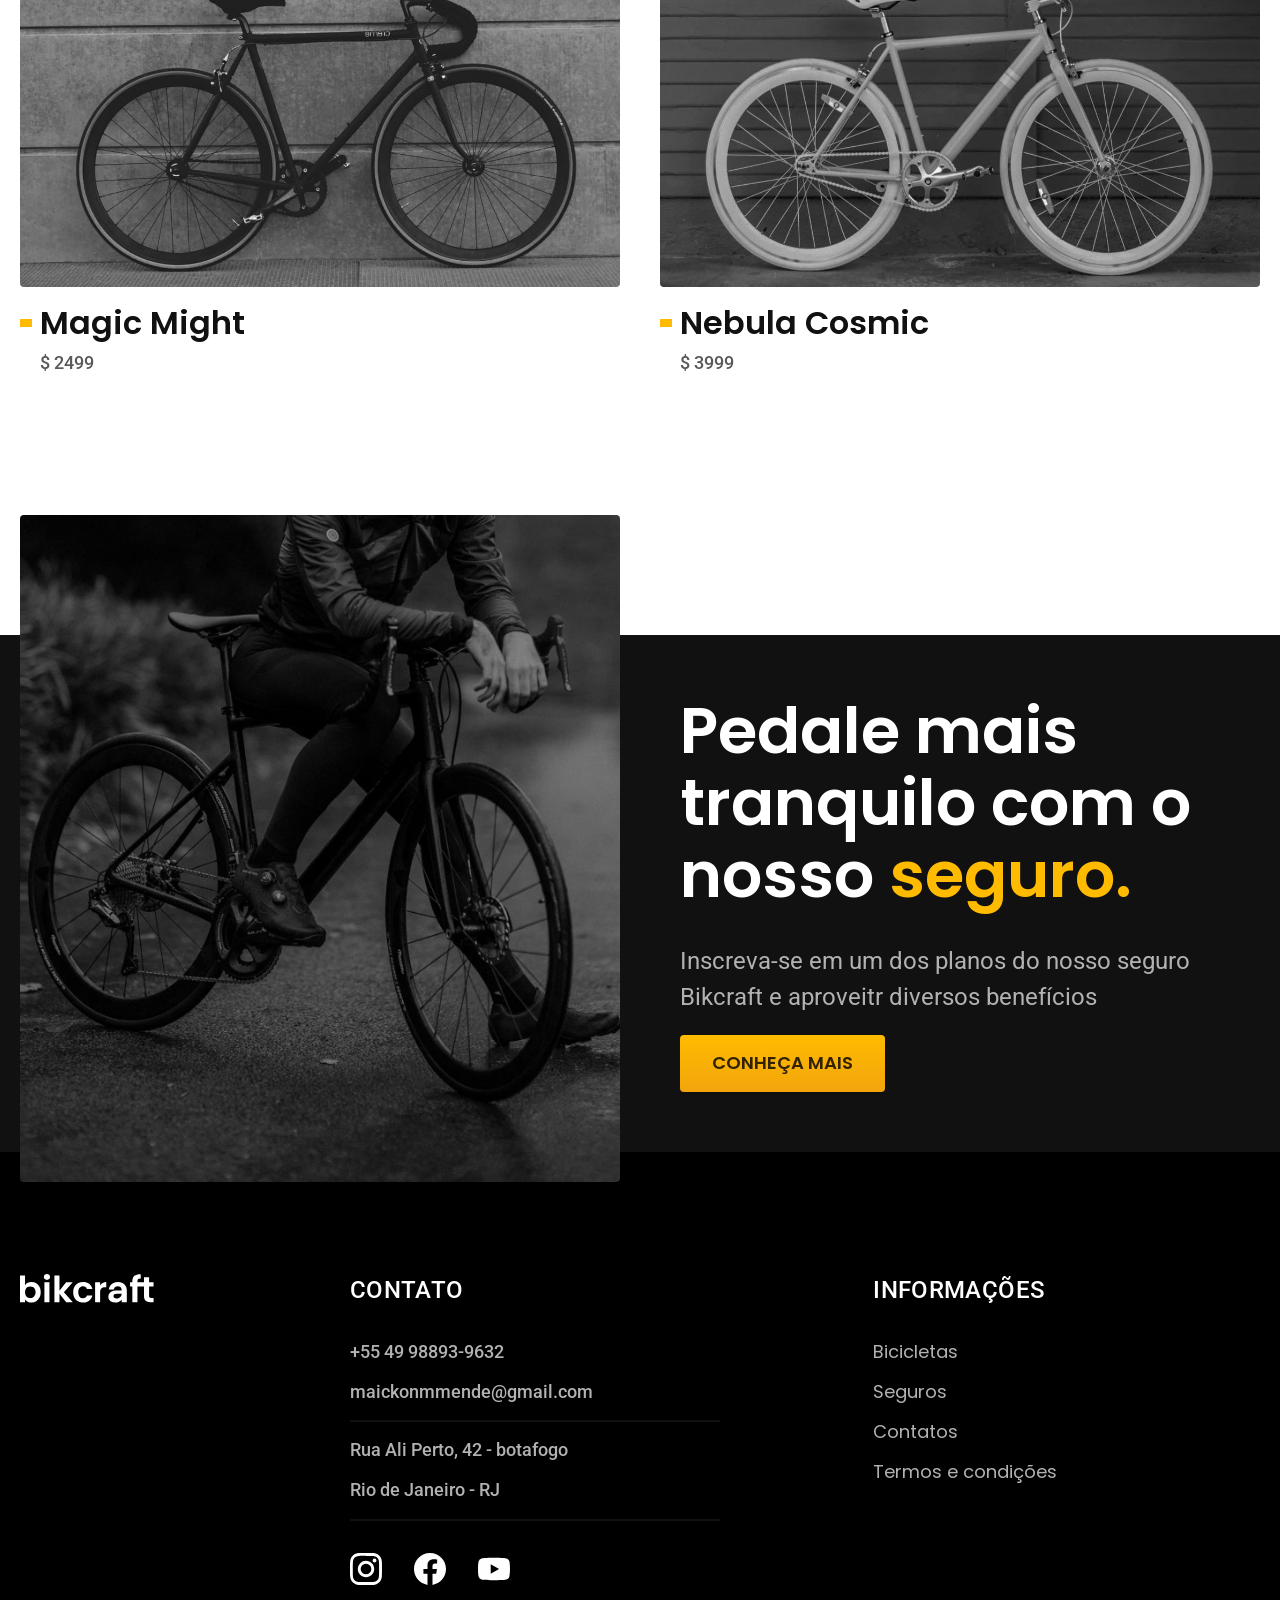
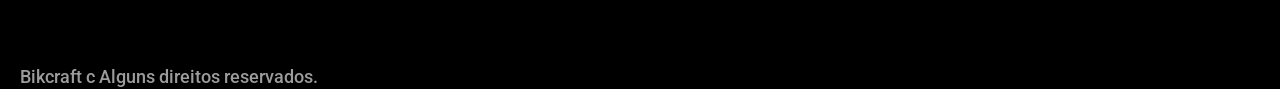
<file: bicicletas/nimbus.html>
<!DOCTYPE html>
<html lang="pt-BR">

<head>
  <meta charset="UTF-8">
  <meta name="viewport" content="width=device-width, initial-scale=1.0">
  <title>Nimbus | Bikcraft</title>
  <meta name="description" content="Termos e condições.">
  <link rel="stylesheet" href="../css/style.min.css">

  <link rel="shortcut icon" href="favicon.svg" type="image/x-icon">
  <link rel="preconnect" href="https://fonts.googleapis.com">
  <link rel="preconnect" href="https://fonts.gstatic.com" crossorigin>
  <link href="https://fonts.googleapis.com/css2?family=Poppins:ital,wght@0,100;0,200;0,300;0,400;0,500;0,600;0,700;0,800;0,900;1,100;1,200;1,300;1,400;1,500;1,600;1,700;1,800;1,900&family=Roboto:ital,wght@0,100..900;1,100..900&display=swap" rel="stylesheet">
  <link rel="shortcut icon" href="../favicon.svg" type="image/x-icon">
  <link rel="preconnect" href="https://fonts.googleapis.com">
  <link rel="preconnect" href="https://fonts.gstatic.com" crossorigin>
  <link href="https://fonts.googleapis.com/css2?family=Merriweather:ital,opsz,wght@0,18..144,300..900;1,18..144,300..900&display=swap" rel="stylesheet">

  <script>document.documentElement.classList.add('js')</script>
</head>

<body id="bicicleta">
  <header class="header-bg">
    <div class="header container">
      <a href="../">
        <img src="../img/bikcraft.svg" alt="Bikcraft">
      </a>
      <nav aria-label="primaria">
        <ul class="header-menu font-1-m cor-0">
          <li><a href="../bicicletas.html">Bicicletas</a></li>
          <li><a href="../seguros.html">Seguros</a></li>
          <li><a href="../contato.html">Contatos</a></li>
        </ul>
      </nav>
    </div>
  </header>

  <main class="titulo-bg">
    <div>
      <div class="titulo container">
        <p class="font-2-xl cor-5">R$ 4999</p>
        <h1 class="font-1-xxl cor-0">Nimbus Stark<span class="cor-p1">.</span></h1>
      </div>
    </div>

    <div class=" bicicleta container">
      <div class="bicicleta-imagens">
        <img src="../img/bicicleta/nimbus1.jpg" alt="">
        <img src="../img/bicicleta/nimbus2.jpg" alt="">
        <img src="../img/bicicleta/nimbus3.jpg" alt="">
      </div>
      <div class="bicicleta-conteudo">
        <p class="font-2-l cor-5">A Nimbus Stark é a melhor bicicleta criada pela nossa equipe. Ela vem equipada com os melhores acessórios, o que garante maior velocidade</p>
        <div class="bicicleta-comprar">
          <a class="botao" href="../orcamento.html?tipo=bikcraft&produto=nimbus">comprar agora</a>
          <span class="font-1-xs cor-6"><img src="../img/icones/entrega.svg" alt=""> entrega em 5 dias</span>

          <span class="font-1-xs cor-6"><img src="../img/icones/estoque.svg" alt=""> 18 em estoque</span>
        </div>

        <h2 class="font-1-xs cor-0">Informações</h2>
        <ul class="bicicleta-informacoes">
          <li>
            <img src="../img/icones/eletrica.svg" alt="">
            <h3 class="font-1-m cor-0">Motor Elétrico</h3>
            <p class="font-2-xs cor-5">Permite você viajar distâncias inimaginaveis com a sua bike.</p>
          </li>

          <li>
            <img src="../img/icones/velocidade.svg" alt="">
            <h3 class="font-1-m cor-0">50 km/h</h3>
            <p class="font-2-xs cor-5">A mais rápida bicicleta elétrica disponível hoje no mercado.</p>
          </li>

          <li>
            <img src="../img/icones/rastreador.svg" alt="">
            <h3 class="font-1-m cor-0">Rastreador</h3>
            <p class="font-2-xs cor-5">Rastreador e sistema anti-furto para garantir o seu sossego.</p>
          </li>

          <li>
            <img src="../img/icones/carbono.svg" alt="">
            <h3 class="font-1-m cor-0">Fibra de Carbono</h3>
            <p class="font-2-xs cor-5">Rmaior proteção possivel para sua Bikcraft com fibra de carbono.</p>
          </li>
        </ul>
        </ul>
        <h2 class="font-1-xs cor-0">Ficha tecnica</h2>
        <ul class="bicicleta-ficha font-2-s cor-4">
          <li>Peso <span>9kg</span></li>
          <li>Altura <span>60 cm</span></li>
          <li>Largura <span>120 cm</span></li>
          <li>Profundidade <span>10 cm</span></li>
          <li>Marchas <span>16</span></li>
          <li>Roda <span>29</span></li>
        </ul>
      </div>
  </main>

  <article class="bicicletas-lista container">
    <h2 class="font-1-xxl ">Escolha a sua<span class="cor-p1">.</span></h2>
    <ul>
      <li>
        <a href="./magic.html">
          <img src="../img/bicicletas/magic.jpg" alt="bicicleta preta">
          <h3 class="font-1-xl">Magic Might</h3>
          <span class="font-2-m cor-8">$ 2499</span>
        </a>
      </li>

      <li>
        <a href="../bicicletas/nebula.html">
          <img src="../img/bicicletas/nebula.jpg" alt="bicicleta preta">
          <h3 class="font-1-xl">Nebula Cosmic</h3>
          <span class="font-2-m cor-8">$ 3999</span>
        </a>
      </li>
    </ul>
  </article>

  <article class="seguro-bg">
    <div class="seguro container">
      <div class="seguros-imagem">
        <img src="../img/fotos/seguros.jpg" alt="pessoa parada em cima de uma bicicleta">
      </div>
      <div class="seguro-conteudo">
        <h2 class="font-1-xxl cor-0">Pedale mais tranquilo com o nosso <span class="cor-p1">seguro.</span></h2>
        <p class="font-2-l cor-5">Inscreva-se em um dos planos do nosso seguro Bikcraft e aproveitr diversos benefícios</p>
        <a class="botao" href="../seguros.html">Conheça Mais</a>
      </div>
    </div>
  </article>

  <footer class="footer-bg">
    <div class="footer container">
      <img src="../img/bikcraft.svg" alt="Bikcraft">
      <div class="footer-contato">
        <h3 class="font-2-l-b cor-0">Contato</h3>
        <ul class="cor-5 font-2-m">
          <li><a href="tel+5549988939632">+55 49 98893-9632</a></li>
          <li><a href="mailto:maickonmmende@gmail.com">maickonmmende@gmail.com</a></li>
          <li>Rua Ali Perto, 42 - botafogo</li>
          <li>Rio de Janeiro - RJ</li>
        </ul>
        <div class="footer-redes">
          <a href="../">
            <img src="../img/redes/instagram.svg" alt="instagram">
          </a>
          <a href="../">
            <img src="../img/redes/facebook.svg" alt="facebook">
          </a>
          <a href="../">
            <img src="../img/redes/youtube.svg" alt="youtube">
          </a>
        </div>
      </div>
      <div class="footer-informacoes">
        <h3 class="font-2-l-b cor-0">Informações</h3>
        <nav>
          <ul class="font-1-m cor-5">
            <li><a href="../bicicletas.html">Bicicletas</a></li>
            <li><a href="../seguros.html">Seguros</a></li>
            <li><a href="../contato.html">Contatos</a></li>
            <li><a href="../termos.html">Termos e condições</a></li>
          </ul>
        </nav>
      </div>
      <p class="footer-copy font-2-m cor-6">Bikcraft c Alguns direitos reservados.</p>
    </div>
  </footer>
  <script src="../js/script.js"></script>
</body>

</html>
</file>
<file: css/style.min.css>
.header-bg{background-color:var(--cor-12)}.header{display:flex;flex-wrap:wrap;gap:20px;justify-content:space-between;align-items:center;padding:20px}.header.container{padding:20px}.header-menu{display:flex;gap:40px}.header-menu a{display:inline-block;padding:16px 0;position:relative}.header-menu a::after{content:"";display:block;height:2px;width:0;background-color:var(--cor-0);margin-top:4px;transition:.3s;position:absolute}.header-menu a.ativo{color:var(--cor-p1)}.header-menu a.ativo::after,.header-menu a:hover::after{width:100%;background:var(--cor-p1)}@media (max-width:800px){.header-menu{gap:20px}.header-menu a{background-color:var(--cor-11);padding:12px 16px;border-radius:4px}.header-menu a:hover{background-color:var(--cor-10)}.header-menu a::after{display:none}}@media (max-width:600px){.header-menu{gap:12px}.header-menu a{padding:8px 12px;font-size:14px}}*{margin:0;padding:0;box-sizing:border-box}body{font-family:Arial,Helvetica,sans-serif;color:#111}ul{list-style:none}a{text-decoration:none;color:inherit}img{max-width:100%;height:auto;display:block}img[src$=".jpg"]{border-radius:4px}.footer-bg{background-color:var(--cor-12)}.footer{display:grid;grid-template-columns:3fr 5fr 4fr;gap:40px;padding:60px 20px}.footer h3{margin-bottom:32px}.footer-contato ul{margin-bottom:32px}.footer-contato li:nth-child(2n):after{content:"";display:block;max-width:370px;height:2px;background-color:var(--cor-11);margin-top:16px}.footer li{margin-bottom:16px}.footer-redes{display:flex;gap:32px}.footer a:hover{color:var(--cor-0)}.footer-copy{grid-column:1/-1;margin-top:40px}@media (max-width:800px){.footer>img{display:none}.footer{grid-template-columns:1fr 1fr}}@media (max-width:600px){.footer{grid-template-columns:1fr;gap:60px}.footer-copy{margin-top:0}}.depoimento{display:grid;grid-template-columns:1fr 1fr;background-color:var(--cor-p1);overflow:hidden}.depoimento img{width:100%;height:100%;object-fit:cover;border-radius:0}.depoimento-conteudo{padding:40px 40px 80px 80px;align-self:end;background:url(../img/dec/bottom-right-p.svg) no-repeat bottom 40px right 40px}.depoimento-conteudo p{font-family:Merriweather serif;font-weight:900;font-style:italic;margin-bottom:32px;max-width:32ch;position:relative}.depoimento p::after,.depoimento p::before{font-size:5rem;font-family:Arial,Helvetica,sans-serif;color:var(--cor-p2);position:absolute}.depoimento p::before{content:"“";left:-50px;top:-50px}.depoimento p::after{content:"”"}@media (min-width:1200px){.depoimento img{max-height:520px}}@media (max-width:800px){.depoimento{grid-template-columns:1fr;text-align:center}.depoimento-conteudo{padding:40px 20px;justify-self:center}.depoimento img{max-height:200px}}.introducao-bg{background:var(--cor-12) url("../img/dec/bottom-left.svg") no-repeat;box-shadow:inset 0 -120px var(--cor-0)}.introducao{display:grid;grid-template-columns:1fr 1fr;gap:0 40px}.introducao-conteudo{align-self:end;padding-bottom:200px}.introducao img{width:100%;height:100%;object-fit:cover;border-radius:4px}.introducao h1{margin-bottom:32px}.introducao p{margin-bottom:20px}@media (max-width:800px){.introducao-bg{background:var(--cor-11);padding-top:40px;box-shadow:inset 0 -60px #fff}.introducao{grid-template-columns:1fr;gap:32px}.introducao-conteudo{padding-bottom:0}.introducao h1{margin-bottom:16px}.introducao img{height:300px;width:100%}}.parceiros{padding-top:60px;padding-bottom:120px}.parceiros h2{margin-bottom:60px}.parceiros ul{max-width:1400px;display:grid;grid-template-columns:repeat(4,1fr);margin:0 auto;padding:0 20px}.parceiros li{display:flex;padding:32px;border-left:2px solid var(--cor-2)}.parceiros img{margin:auto}.parceiros li:first-child,.parceiros li:nth-child(5){border-left:none}.parceiros li:nth-child(n+5){border-top:2px solid var(--cor-2)}@media (max-width:800px){.parceiros{padding-bottom:60px}.parceiros li{padding:20px}.parceiros h2{margin-bottom:20px}.parceiros ul{grid-template-columns:repeat(2,1fr)}.parceiros li:nth-child(n+3){border-top:2px solid var(--cor-2)}.parceiros li:nth-child(odd){border-left:none}}.tecnologia-bg{background-color:var(--cor-11);box-shadow:inset 0 80px var(--cor-0),inset 0 -80px var(--cor-0)}.tecnologia{display:grid;grid-template-columns:1fr 1fr;gap:40px}.tecnologia-imagem img{width:100%;height:100%;object-fit:cover;object-position:left}.tecnologia-conteudo{padding:160px 0}.tecnologia-conteudo>span{display:block;margin-bottom:20px}.tecnologia-conteudo h2{margin-bottom:32px}.tecnologia-conteudo>p{margin-bottom:20px}.tecnologia-conteudo a{margin-bottom:80px}.tecnologia-vantagens{display:flex;gap:40px}.tecnologia-vantagens h3{margin-bottom:8px;width:max-content}.tecnologia-vantagens img{width:24px;margin-bottom:8px}@media (max-width:800px){.tecnologia-bg{box-shadow:initial}.tecnologia{grid-template-columns:1fr}.tecnologia-conteudo{padding:60px 0}.tecnologia-imagem{display:none}}@media (max-width:600px){.tecnologia-vantagens{flex-direction:column}}.seguros-bg{background-color:var(--cor-11)}.seguros{padding:60px 20px;display:grid;grid-template-columns:1fr 1fr;gap:40px;align-items:center}#seguros .seguros{padding-top:0}.seguros h2{grid-column:1/-1}.seguros-item{background-color:var(--cor-12);padding:32px 32px 32px 60px;display:grid;grid-template-columns:1fr auto;border-radius:4px}.seguros-item h3{margin-bottom:40px}.seguros-item span{grid-column:2;display:block;text-align:right}.seguros-item ul{grid-column:1/-1;margin-bottom:32px}.seguros-item li{display:flex;align-items:center;position:relative}.seguros-item li+li{margin-top:20px}.seguros-item li::before{content:"";display:inline-block;width:13px;height:9px;background-image:url(../img/icones/lista.svg);position:absolute;left:-21px}.seguros-item a{grid-column:1/-1}@media (max-width:800px){.seguros{grid-template-columns:1fr}}.perguntas{padding:120px 20px}.perguntas h2{margin-bottom:60px}.perguntas dl>div{padding:20px;border-radius:4px}.perguntas dl>div:nth-child(odd){background-color:var(--cor-1)}.perguntas button{display:grid;grid-template-columns:auto 1fr auto;align-items:center;gap:8px;cursor:pointer;border:none;background:0 0;width:100%;text-align:left}.perguntas button::before{content:"";display:inline-block;width:12px;height:8px;background-color:var(--cor-p1)}.perguntas button::after{content:"";display:inline-block;width:14px;height:6px;background:url(../img/icones/seta-abrir.svg);transition:transform .3s ease}.perguntas button:hover::after,.perguntas button[aria-expanded=true]::after{transform:rotate(180deg)}.js .perguntas dd{display:none}.js .perguntas dd.ativa{display:block}.perguntas dd{padding-left:20px;padding-top:16px;max-width:80ch}@media (max-width:800px){.perguntas{padding:60px 20px}.perguntas h2{margin-bottom:40px}}.vantagens-bg{background-color:var(--cor-12)}.vantagens{padding:120px 20px}.vantagens h2{margin-bottom:60px}.vantagens ul{display:grid;grid-template-columns:repeat(auto-fit,minmax(280px,max-content));gap:40px 80px}.vantagens h3,.vantagens img{margin-bottom:8px}@media (max-width:800px){.vantagens{padding:60px 20px}}.termos{padding:80px 20px}.termos h2{font-weight:600;margin-bottom:20px}.termos p+h2{margin-top:40px}.termos p{max-width:75ch;margin-bottom:24px}.container{max-width:1280px;padding:0 20px;margin:0 auto}.botao{display:inline-block;padding:16px 32px;background:linear-gradient(#fb0 ,#f2a50c);border-radius:4px;box-shadow:0 1px 2px rgba(0,0,0,.1);text-transform:uppercase;color:var(--cor-p5);font:600 1.125rem/1.35 Poppins,sans-serif;max-width:max-content;border:none;cursor:pointer}.botao:hover{background:linear-gradient(#ffb60d ,#e59317)}.botao.secundario{background:var(--cor-10);color:var(--cor-2)}.botao.secundario:hover{background:var(--cor-9)}.botao.seta{display:flex;align-items:center}.botao.seta::after{content:"";display:inline-block;width:18px;height:10px;margin-left:12px;background:url(../img/icones/seta.svg);transition:transform .3s}.botao.seta:hover::after{transform:translateX(4px)}@media (max-width:600px){.botao{padding:12px 16px;font-size:1rem}}.link{display:inline-block;color:var(--cor-p1);font:500 1.5rem/1.5 Poppins,sans-serif;text-transform:uppercase}.link::after{content:"";display:block;width:100%;height:4px;background-color:currentColor}.link:hover{color:var(--cor-0)}.titulo-bg{background-color:var(--cor-11);padding:60px 20px}.titulo{background:url(../img/dec/top-right.svg) no-repeat top right 20px}.titulo p{margin-bottom:4px}@media (max-width:800px){.titulo-bg{padding-top:40px;padding-bottom:40px}.titulo p{font-size:1rem;text-transform:lowercase;font-weight:400}}.font-1-xs{font:400 0.75rem/1.35 Poppins,sans-serif}.font-2-xs{font:400 0.875rem/1.43 Roboto,sans-serif}.font-1-s{font:400 1rem/1.5 Poppins,sans-serif}.font-2-s{font:400 1rem/1.5 Roboto,sans-serif}.font-1-m{font:400 1.125rem/1.35 Poppins,sans-serif}.font-1-m-b{font:600 1.125rem/1.35 Poppins,sans-serif}.font-2-m{font:500 1.125rem/1.35 Roboto,sans-serif}.font-1-l{font:400 1.5rem/1.5 Poppins,sans-serif}.font-2-l{font:400 1.5rem/1.5 Roboto,sans-serif}.font-2-l-b{font:500 1.5rem/1.5 Roboto,sans-serif;letter-spacing:.015em;text-transform:uppercase}.font-1-xl{font:600 2rem/1.25 Poppins,sans-serif}.font-2-xl{font:500 2rem/1.25 Roboto,sans-serif}.font-1-xxl{font-size:4rem;line-height:1.125;font-family:Poppins,sans-serif;font-weight:600}@media (max-width:1200px){.font-1-xxl{font-size:3rem}.font-2-l,.font-2-l-b{font-size:1.125rem}}@media (max-width:800px){.font-1-xxl{font-size:2rem}.font-1-xl,.font-2-xl{font-size:1.5rem}}:root{--cor-0:#fff;--cor-1:#f7f7f7;--cor-2:#ededed;--cor-3:#dedede;--cor-4:#ccc;--cor-5:#b2b2b2;--cor-6:#9c9c9c;--cor-7:#717171;--cor-8:#595959;--cor-9:#404040;--cor-10:#2e2e2e;--cor-11:#111;--cor-12:#000;--cor-p1:#ffbb00;--cor-p2:#e4a30b;--cor-p3:#a66f00;--cor-p4:#664400;--cor-p5:#332200}.cor-0{color:var(--cor-0)}.cor-1{color:var(--cor-1)}.cor-2{color:var(--cor-2)}.cor-3{color:var(--cor-3)}.cor-4{color:var(--cor-4)}.cor-5{color:var(--cor-5)}.cor-6{color:var(--cor-6)}.cor-7{color:var(--cor-7)}.cor-8{color:var(--cor-8)}.cor-9{color:var(--cor-9)}.cor-10{color:var(--cor-10)}.cor-11{color:var(--cor-11)}.cor-12{color:var(--cor-12)}.cor-p1{color:var(--cor-p1)}.cor-p2{color:var(--cor-p2)}.cor-p3{color:var(--cor-p3)}.cor-p4{color:var(--cor-p4)}.cor-p5{color:var(--cor-p5)}.form{display:grid;grid-template-columns:1fr 1fr;gap:20px}.form label{display:block;font:400 1rem/1.5 Poppins,sans-serif;margin-bottom:4px}.form .col-2{grid-column:span 2}.form input[type=email],.form input[type=text],.form textarea{font:400 1rem/1.5 Roboto,sans-serif;background-color:var(--cor-1);border:1px solid var(--cor-2);padding:12px;border-radius:4px;width:100%}.form input[type=email]:focus,.form input[type=text]:focus,.form textarea:focus{outline:0;border-color:var(--cor-p1);background:var(--cor-0);box-shadow:0 0 0 2px #fea}@media (max-width:600px){.form{grid-template-columns:1fr}.form .col-2{grid-column:1}}.js .fadeInDown{transform:translate3d(0,-20px,0)}.js .fadeInUp{transform:translate3d(0,20px,0)}.js .fadeInRight{transform:translate3d(20px,0,0)}.js .fadeInLeft{transform:translate3d(-20px,0,0)}.js [data-anime]{opacity:0}.js .anime{opacity:1;transform:none;transition:transform .8s,opacity .8s}.bicicletas-lista{padding-top:60px;padding-bottom:120px}.bicicletas-lista h2{margin-bottom:40px}.bicicletas-lista ul{display:flex;gap:40px;padding:0 20px 20px 20px;max-width:1400px;margin:0 auto;overflow-x:auto}#bicicleta .bicicletas-lista ul{padding:0 0 20px 0}.bicicletas-lista li{min-width:280px}.bicicletas-lista a{display:block}.bicicletas-lista img{margin-bottom:16px}.bicicletas-lista h3{margin-bottom:8px;display:flex;align-items:center}.bicicletas-lista h3::before{content:"";display:inline-block;height:8px;width:12px;margin-right:8px;background-color:var(--cor-p1);transition:width .3s}.bicicletas-lista a:hover h3::before{width:24px}.bicicletas-lista li span{padding-left:20px}@media (max-width:800px){.bicicletas-lista{padding-bottom:60px}.bicicletas-lista ul{gap:20px}}.bicicletas-bg{background:linear-gradient(to right,var(--cor-0) 30%,var(--cor-11) 0)}.bicicletas{display:grid;grid-template-columns:1fr 1fr;gap:40px;padding:60px 20px;background:url("../img/dec/top-right.svg") no-repeat top 40px right 20px}.bicicletas-imagem{display:grid}.bicicletas-imagem img{grid-area:1/1}.bicicletas-imagem span{grid-area:1/1;place-self:start end;margin-top:20px;background:var(--cor-12);padding:8px 16px 8px 8px;display:inline-block;border-radius:4px 0 0 4px}.bicicletas-conteudo{display:grid;grid-template-columns:1fr auto;align-content:start}.bicicletas-conteudo h2,.bicicletas-conteudo p{grid-column:1/-1}.bicicletas-conteudo h2{margin-bottom:20px}.bicicletas-conteudo h2::before{content:"";display:block;width:12px;height:8px;background-color:var(--cor-p1);margin-bottom:8px}.bicicletas p{margin-bottom:32px}.bicicletas a{place-self:end}.bicicletas li{display:flex;align-items:center;gap:8px}.bicicletas ul{display:grid;gap:16px}.bicicletas-conteudo img{width:24px}@media (max-width:800px){.bicicletas-bg{background:var(--cor-11)}.bicicletas{grid-template-columns:1fr;gap:20px;padding:40px 20px}}@media (max-width:600px){.bicicletas-conteudo{grid-template-columns:1fr}.bicicletas ul{font-size:1rem;grid-template-columns:1fr 1fr;margin-bottom:32px}.bicicletas a{place-self:start}}#contato{background:linear-gradient(var(--cor-11) 600px,var(--cor-1) 0)}.contato{display:grid;grid-template-columns:5fr 7fr}.contato-dados,.contato-formulario{padding:60px;box-shadow:0 1px 2px rgba(0,0,0,.1)}.contato-dados{background:var(--cor-12) url(../img/dec/bottom-left.svg) no-repeat bottom 20px left 20px}.contato-formulario{border-radius:0 5px 5px 0;background:var(--cor-0) url(../img/dec/bottom-right.svg) no-repeat bottom 20px right 20px}.contato-dados h2{margin-bottom:60px}.contato-endereco{margin-bottom:32px;padding-left:28px;background:url(../img/icones/local.svg) no-repeat 0 2px}.contato-endereco p{margin-bottom:8px}.contato-meios a{display:block;max-width:max-content;margin-bottom:8px;padding-left:28px}.contato-meios a:hover{color:var(--cor-0)}.contato-meios a:first-child{background:url(../img/icones/email.svg) no-repeat 0 2px}.contato-meios a:nth-child(2){margin-bottom:32px}.contato-meios a:nth-child(3){background:url(../img/icones/telefone.svg) no-repeat 0 2px;margin-bottom:60px}.contato-redes{display:flex;gap:32px;padding-left:28px}@media (max-width:800px){.contato{grid-template-columns:1fr}.contato-dados,.contato-formulario{padding:20px}.contato-dados{border-radius:5px 5px 0 0;background:var(--cor-12)}.contato-formulario{border-radius:0 0 5px 5px}.contato-dados h2,.contato-meios a:nth-child(3){margin-bottom:32px}.contato-redes{margin-bottom:12px}}.lojas{display:grid;grid-template-columns:1fr 1fr;gap:0 40px;padding:120px 20px}.lojas h2{grid-column:1/-1;margin-top:60px}.lojas img{border-radius:4px 4px 00}.lojas-item{border-radius:4px;background:var(--cor-0);box-shadow:0 1px 2px rgba(0,0,0,.1)}.lojas-conteudo{display:grid;grid-template-columns:1fr 1fr;gap:32px 16px;padding:32px}.lojas-conteudo h3,.lojas-tempo{grid-column:1/-1}.lojas-dados{display:grid;gap:8px;border-left:2px solid var(--cor-2);padding-left:12px}.lojas-tempo{display:flex;align-items:center;gap:8px}@media (max-width:800px){.lojas{gap:20px;padding-top:60px;padding-bottom:60px}.lojas h2{margin-bottom:32px}.lojas-conteudo{grid-template-columns:1fr}}@media (max-width:600px){.lojas{grid-template-columns:1fr}}#orcamento{background:linear-gradient(var(--cor-11) 600px,var(--cor-1) 0)}.orcamento{display:grid;grid-template-columns:5fr 7fr;padding-bottom:120px}.orcamento h2{text-transform:uppercase;position:relative;display:flex;align-items:center}.orcamento h2::before{content:"";display:inline-block;width:4px;height:8px;background-color:var(--cor-p1);position:absolute;left:-12px}.orcamento-dados,.orcamento-produto{padding:60px;box-shadow:0 1px 2px rgba(0,0,0,.1)}.orcamento-produto{border-radius:5px 0 0 5px;display:grid;grid-template-columns:1fr 1fr;align-content:start;gap:20px;background:var(--cor-12) url(../img/dec/bottom-left.svg) no-repeat bottom 20px left 20px}.orcamento-dados{border-radius:0 5px 5px 0;background:var(--cor-0) url(../img/dec/bottom-right-p.svg) no-repeat bottom 20px right 20px}.orcamento-conteudo{display:none}.orcamento-produto>label{grid-column:initial}.orcamento-produto label{font:400 1rem/1.5 Poppins sans-serif;color:var(--cor-4);background-color:var(--cor-10);padding:12px 16px;border-radius:4px;cursor:pointer;display:grid;grid-template-columns:auto 1fr auto;align-items:center;border:1px solid var(--cor-10)}.orcamento-produto label::before{content:"";display:inline-block;width:12px;height:12px;border:1px solid var(--cor-6);border-radius:50%;margin-right:8px}.orcamento-produto input:checked+label::before{border-color:var(--cor-7);box-shadow:inset 0 0 0 3px var(--cor-0),inset 0 0 0 6px var(--cor-7)}.orcamento-produto label:hover{background-color:var(--cor-9);border-color:var(--cor-9)}.orcamento-produto input:focus+label{box-shadow:0 0 0 2px var(--cor-p1);border-color:var(--cor-12)}.orcamento-produto label span{display:none}.orcamento-produto input:checked+label span{display:inline-block}.orcamento-produto input{opacity:0;position:absolute;pointer-events:none}.orcamento-produto input:checked+label{background:var(--cor-0);color:var(--cor-12)}.orcamento-produto>*{grid-column:1/-1}.orcamento-conteudo h2,.orcamento-dados h2:nth-of-type(n+2){margin-top:20px}#bikcraft:checked~#orcamento-bikcraft,#seguro:checked~#orcamento-seguro{display:grid;gap:20px}.orcamento-detalhes{display:none;background:var(--cor-0);padding:20px;grid-template-columns:1fr 1fr;border-radius:4px;align-items:center}.orcamento-detalhes li{display:flex;align-items:center;margin-bottom:8px}.orcamento-detalhes li img{width:16px;margin-right:8px}.orcamento-produto input:checked+label+.orcamento-detalhes{display:grid}@media (max-width:1200px){.orcamento-dados,.orcamento-produto{padding:32px}}@media (max-width:800px){.orcamento{grid-template-columns:1fr}.orcamento-produto{border-radius:5px 5px 0 0;background:var(--cor-12)}.orcamento-dados{border-radius:0 0 5px 5px}}@media (max-width:400px){.orcamento-produto{grid-template-columns:1fr}}.seguro-bg{background-color:var(--cor-11);box-shadow:inset 0 120px var(--cor-0),inset 0 -120px var(--cor-12)}.seguro{display:grid;grid-template-columns:1fr 1fr;gap:40px}.seguro-imagem img{width:100%;height:100%;object-fit:cover}.seguro-conteudo{padding:180px 20px}.seguro h2{margin-bottom:32px}.seguro p{margin-bottom:20px}@media (max-width:800px){.seguro-bg{box-shadow:inset 0 -60px var(--cor-12)}.seguro{grid-template-columns:1fr}.seguro-conteudo{grid-row:1;padding-top:40px;padding-bottom:0}}.bicicleta{display:grid;grid-template-columns:1fr 1fr;align-items:start;gap:40px;padding-top:60px;padding-bottom:60px}#bicicleta .titulo p{text-transform:uppercase}.bicicleta-imagens{display:flex;flex-wrap:wrap;gap:20px}.bicicleta-imagens img{flex:1;min-width:200px}.bicicleta-imagens img:first-child{min-width:100%}.bicicleta-conteudo>p{margin-bottom:32px}.bicicleta-comprar{display:grid;grid-template-columns:max-content auto;align-items:center;justify-items:center;gap:8px 12px;margin-bottom:40px}.bicicleta-comprar a{grid-row:span 2}.bicicleta-comprar span{display:flex;align-items:center;background-color:var(--cor-12);gap:8px;padding:4px 8px;border-radius:4px}.bicicleta-conteudo h2{text-transform:uppercase;letter-spacing:.015em;margin-bottom:12px}.bicicleta-ficha,.bicicleta-informacoes{padding:32px;background-color:var(--cor-12);border-radius:4px}.bicicleta-informacoes{margin-bottom:40px;display:grid;grid-template-columns:1fr 1fr;gap:32px}.bicicleta-informacoes img{width:24px;margin-bottom:8px}.bicicleta-informacoes h3{margin-bottom:8px}.bicicleta-ficha li{padding:4px 0;display:flex;justify-content:space-between;border-bottom:1px solid var(--cor-11)}.bicicleta-ficha li:last-child{border-bottom:none}.bicicleta-ficha span{color:var(--cor-6)}@media (max-width:800px){.bicicleta{grid-template-columns:1fr;padding:40px 20px}.bicicleta-imagens{grid-row:2}}@media (max-width:400px){.bicicleta-informacoes{grid-template-columns:1fr}.bicicleta-comprar{grid-template-columns:1fr}}
</file>
